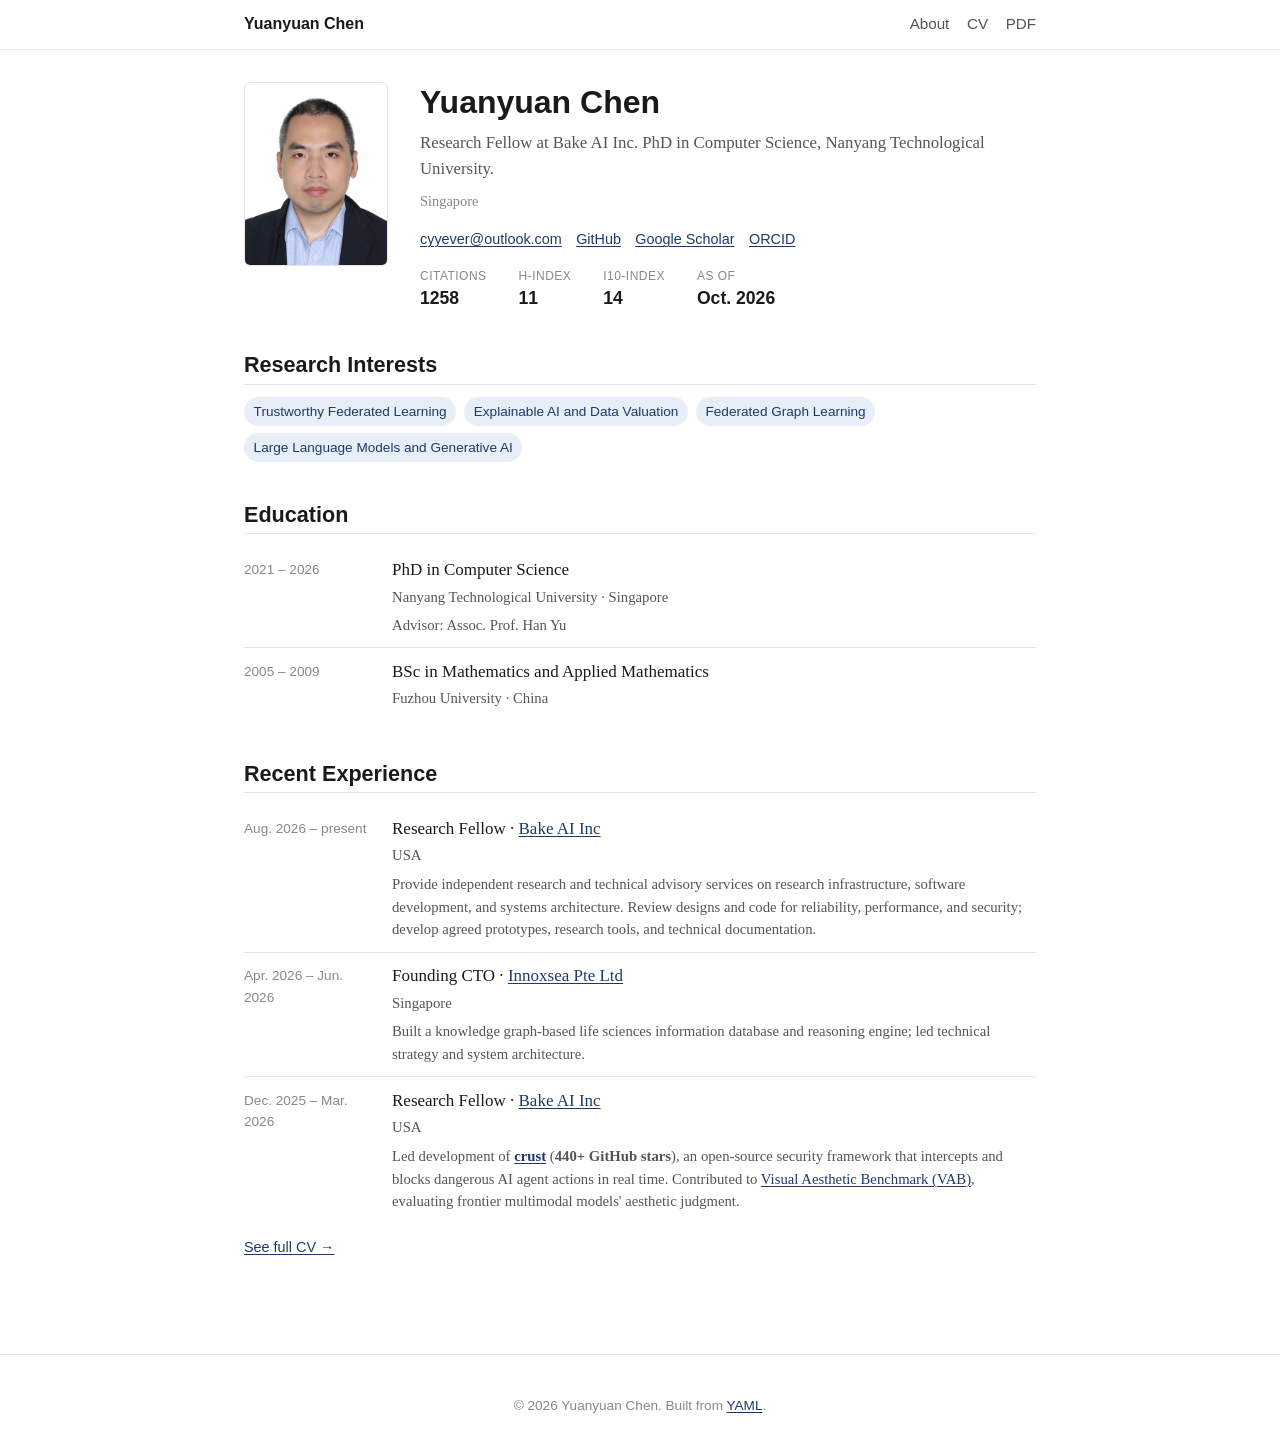
<file: docs/index.html>
<!doctype html>
<html lang="en">
<head>
<meta charset="utf-8">
<meta name="viewport" content="width=device-width, initial-scale=1">
<title>Yuanyuan Chen</title>
<link rel="icon" type="image/svg+xml" href="assets/favicon.svg">
<link rel="icon" type="image/png" sizes="32x32" href="assets/favicon-32.png">
<link rel="apple-touch-icon" sizes="180x180" href="assets/apple-touch-icon.png">
<meta name="theme-color" content="#1f3a68">
<link rel="stylesheet" href="assets/style.css">
</head>
<body>

<header class="site-header">
  <div class="site-header__inner">
    <a class="site-header__brand" href="./index.html">Yuanyuan Chen</a>
    <nav class="site-nav">
      <a href="./index.html">About</a>
      <a href="./cv.html">CV</a>
      <a href="./resume.pdf">PDF</a>
    </nav>
  </div>
</header>

<main class="site-main">
<section class="hero">
  <div class="hero__portrait">
    <img src="image/IMG_9954_400x514px.jpg" alt="Portrait of Yuanyuan Chen">
  </div>
  <div class="hero__intro">
    <h1>Yuanyuan Chen</h1>
    <p class="hero__tagline">Research Fellow at Bake AI Inc. PhD in Computer Science, Nanyang Technological University.</p>
    <p class="hero__address">Singapore</p>

    <ul class="hero__links">
      <li><a href="mailto:cyyever@outlook.com">cyyever@outlook.com</a></li>
      <li><a href="https://github.com/cyyever">GitHub</a></li>
      <li><a href="https://scholar.google.com/citations?user=jlWhJAsAAAAJ">Google Scholar</a></li>
      <li><a href="https://orcid.org/0000-0002-5585-9897">ORCID</a></li>
    </ul>

    <dl class="hero__metrics">
      <div><dt>Citations</dt><dd>1258</dd></div>
      <div><dt>h-index</dt><dd>11</dd></div>
      <div><dt>i10-index</dt><dd>14</dd></div>
      <div><dt>As of</dt><dd>Oct. 2026</dd></div>
    </dl>
  </div>
</section>

<section class="panel">
  <h2>Research Interests</h2>
  <ul class="tag-list">
    <li>Trustworthy Federated Learning</li>
    <li>Explainable AI and Data Valuation</li>
    <li>Federated Graph Learning</li>
    <li>Large Language Models and Generative AI</li>
  </ul>
</section>

<section class="panel">
  <h2>Education</h2>
  <ul class="entry-list">
    <li class="entry">
      <div class="entry__date">2021 – 2026</div>
      <div class="entry__body">
        <div class="entry__title">PhD in Computer Science</div>
        <div class="entry__meta">Nanyang Technological University &middot; Singapore</div>
<div class="entry__note">Advisor: Assoc. Prof. Han Yu</div>      </div>
    </li>
    <li class="entry">
      <div class="entry__date">2005 – 2009</div>
      <div class="entry__body">
        <div class="entry__title">BSc in Mathematics and Applied Mathematics</div>
        <div class="entry__meta">Fuzhou University &middot; China</div>
      </div>
    </li>
  </ul>
</section>

<section class="panel">
  <h2>Recent Experience</h2>
  <ul class="entry-list">
    <li class="entry">
      <div class="entry__date">Aug. 2026 – present</div>
      <div class="entry__body">
        <div class="entry__title">
          Research Fellow &middot;
<a href="https://bakeai.inc">Bake AI Inc</a>        </div>
<div class="entry__meta">USA</div><p class="entry__desc">Provide independent research and technical advisory services on research infrastructure, software development, and systems architecture. Review designs and code for reliability, performance, and security; develop agreed prototypes, research tools, and technical documentation.</p>      </div>
    </li>
    <li class="entry">
      <div class="entry__date">Apr. 2026 – Jun. 2026</div>
      <div class="entry__body">
        <div class="entry__title">
          Founding CTO &middot;
<a href="https://www.innoxsea.com">Innoxsea Pte Ltd</a>        </div>
<div class="entry__meta">Singapore</div><p class="entry__desc">Built a knowledge graph-based life sciences information database and reasoning engine; led technical strategy and system architecture.</p>      </div>
    </li>
    <li class="entry">
      <div class="entry__date">Dec. 2025 – Mar. 2026</div>
      <div class="entry__body">
        <div class="entry__title">
          Research Fellow &middot;
<a href="https://bakeai.inc">Bake AI Inc</a>        </div>
<div class="entry__meta">USA</div><p class="entry__desc">Led development of <a href="https://github.com/BakeLens/crust"><strong>crust</strong></a> (<strong>440+ GitHub stars</strong>), an open-source security framework that intercepts and blocks dangerous AI agent actions in real time. Contributed to <a href="https://vab.bakelab.ai">Visual Aesthetic Benchmark (VAB)</a>, evaluating frontier multimodal models' aesthetic judgment.</p>      </div>
    </li>
  </ul>
  <p class="panel__more"><a href="./cv.html#experience">See full CV &rarr;</a></p>
</section>
</main>

<footer class="site-footer">
  <p>&copy; 2026 Yuanyuan Chen. Built from <a href="https://github.com/cyyever">YAML</a>.</p>
</footer>
</body>
</html>
</file>
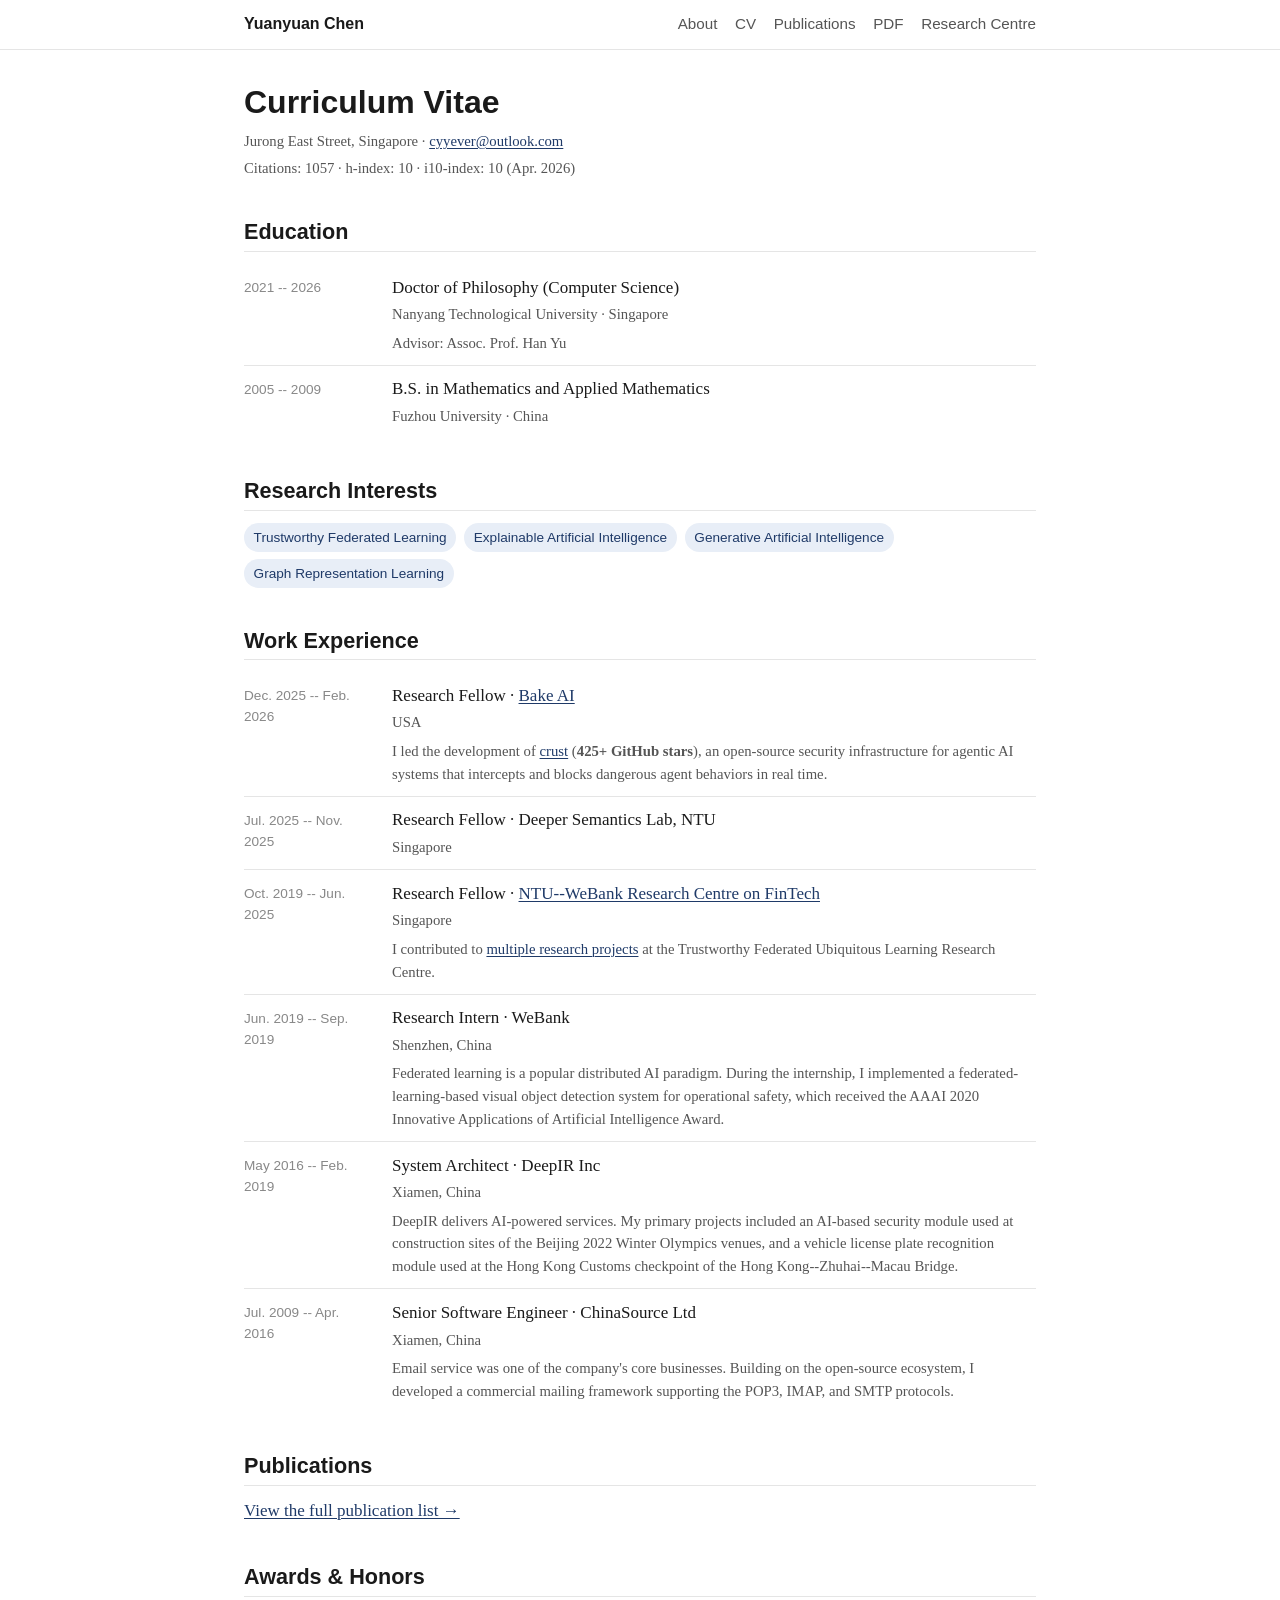
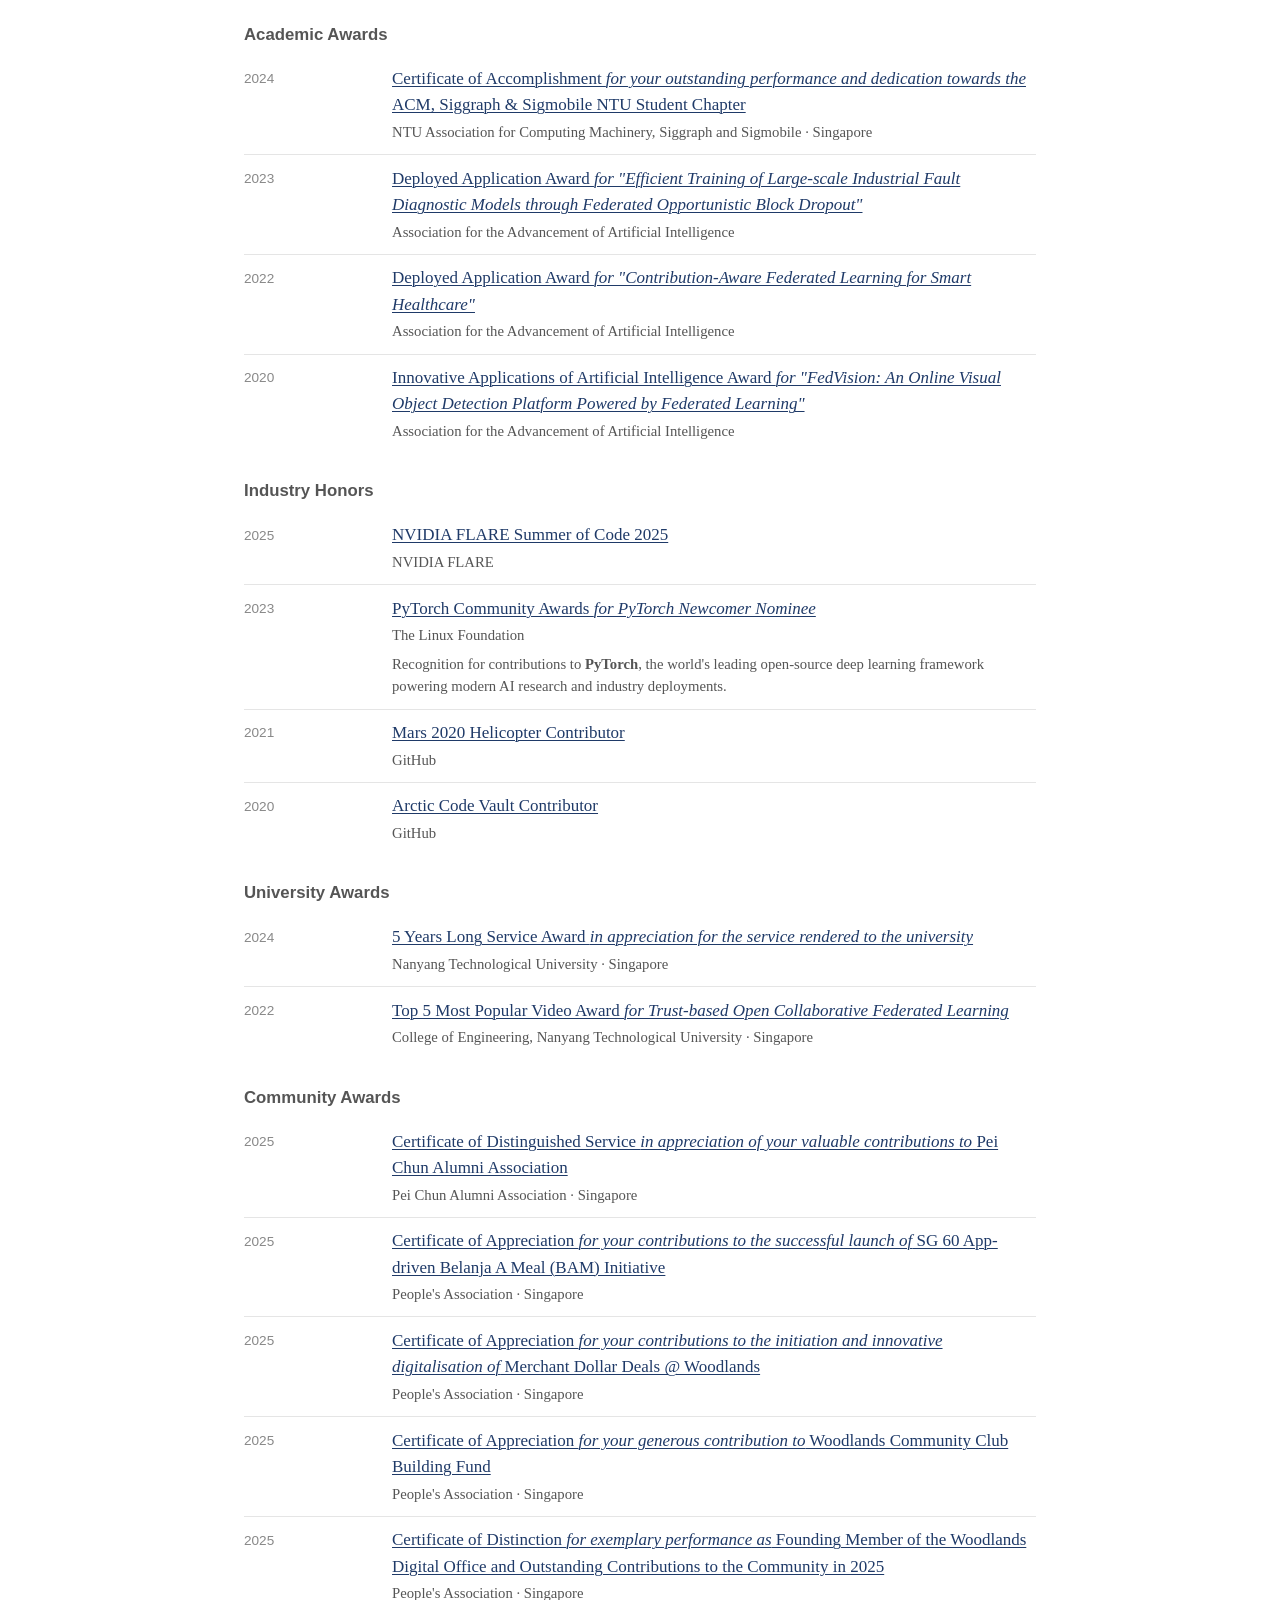
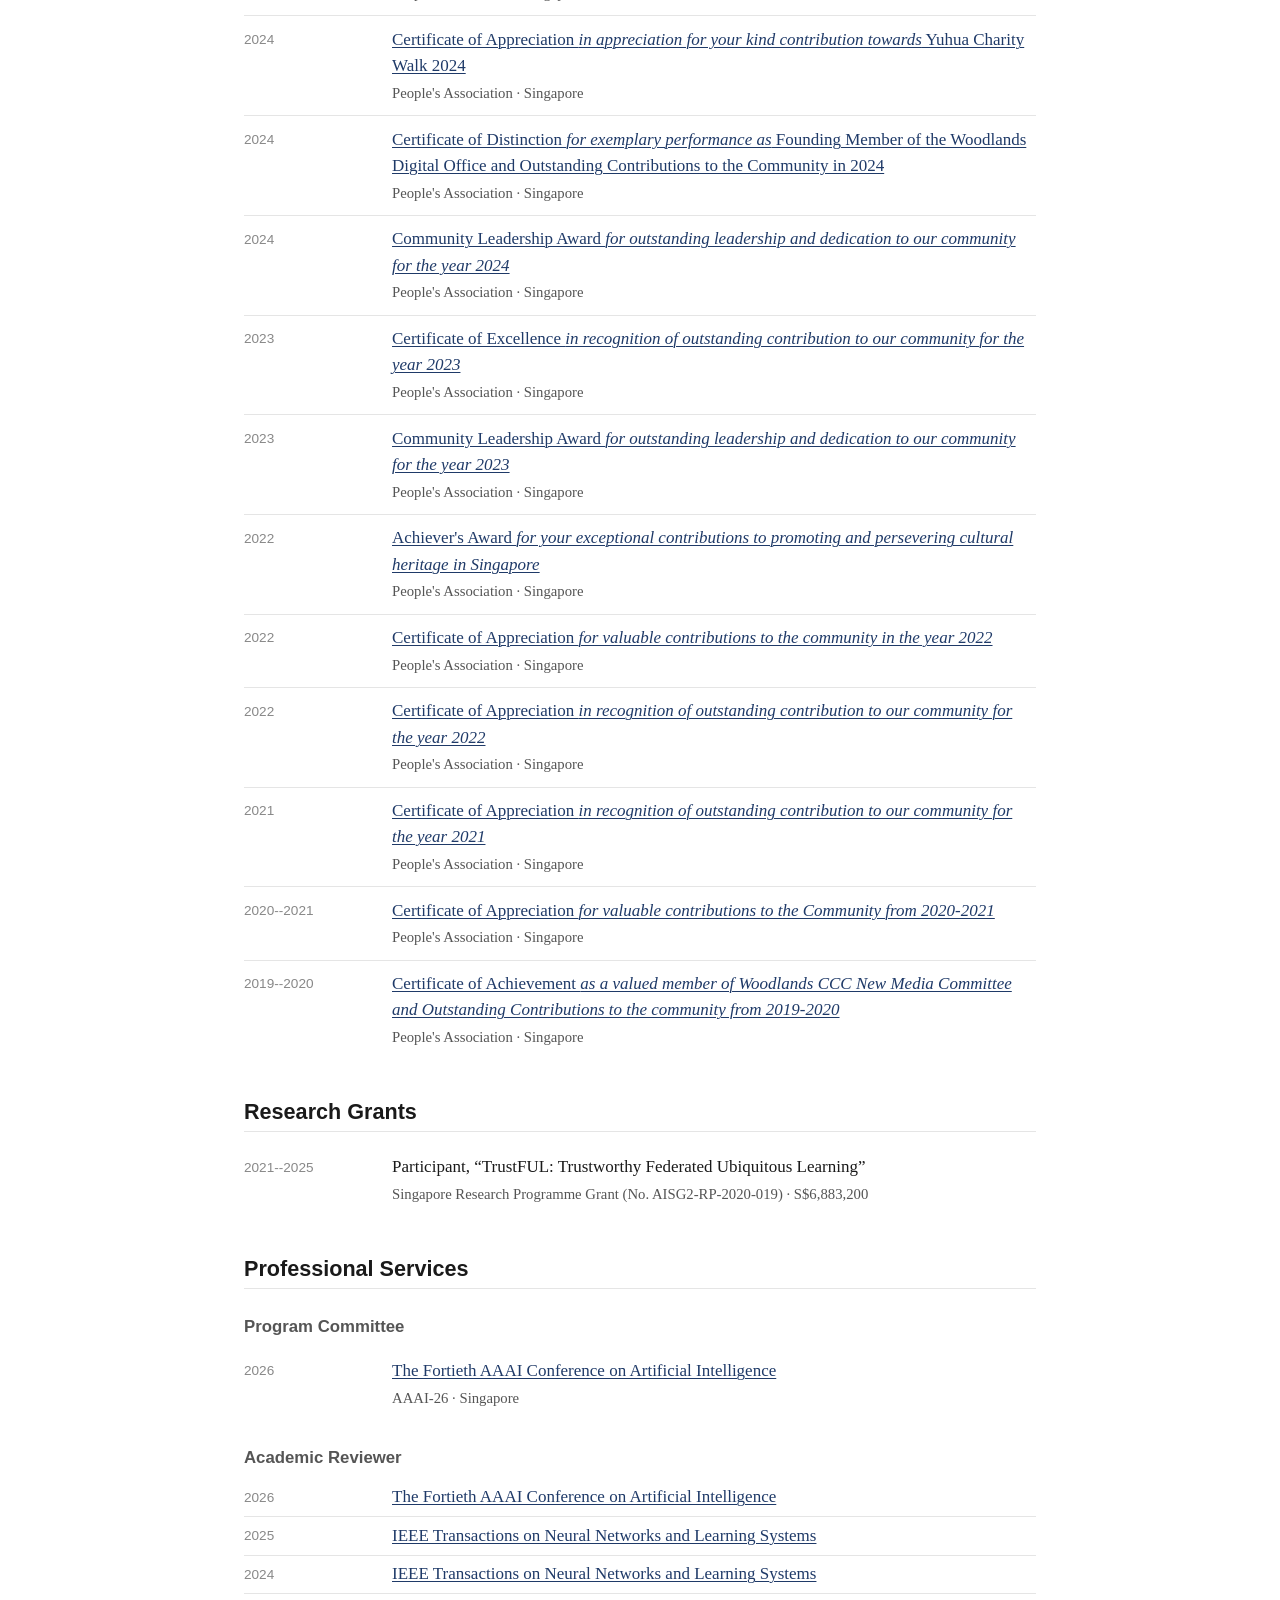
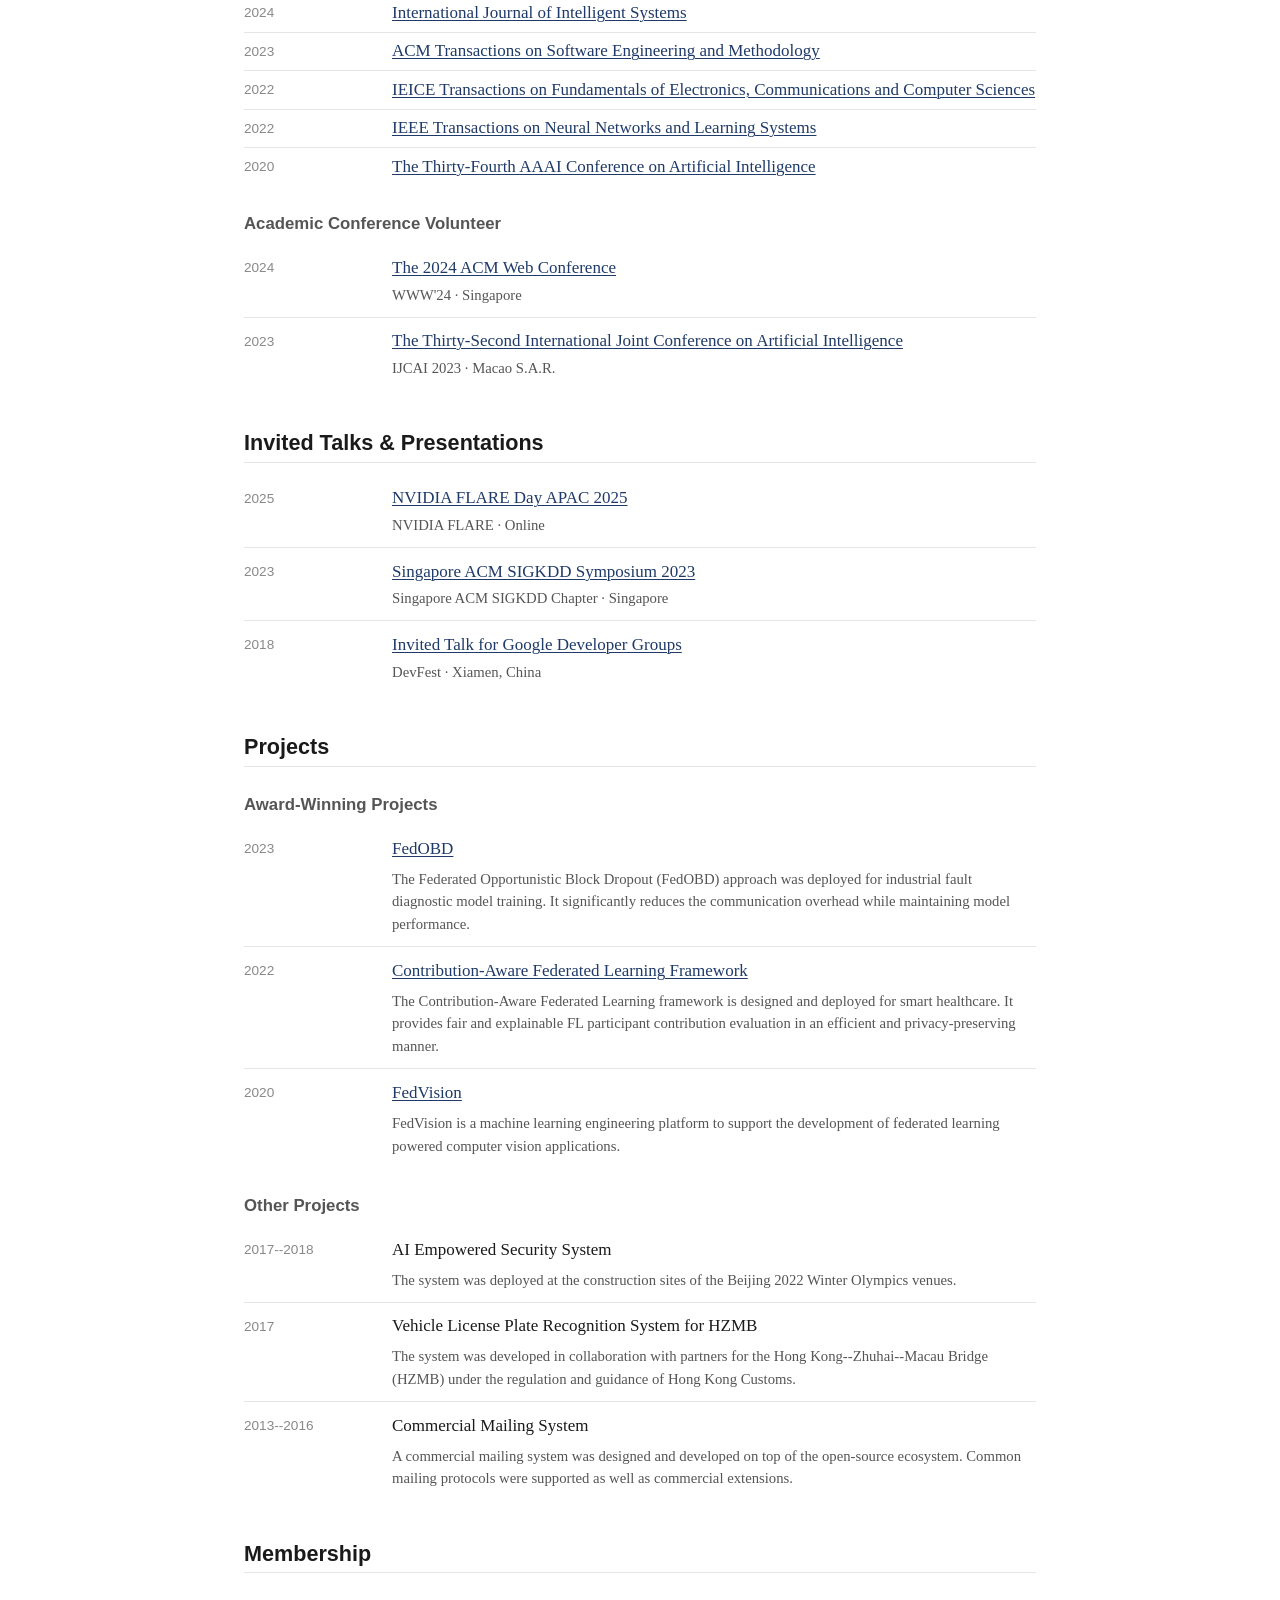
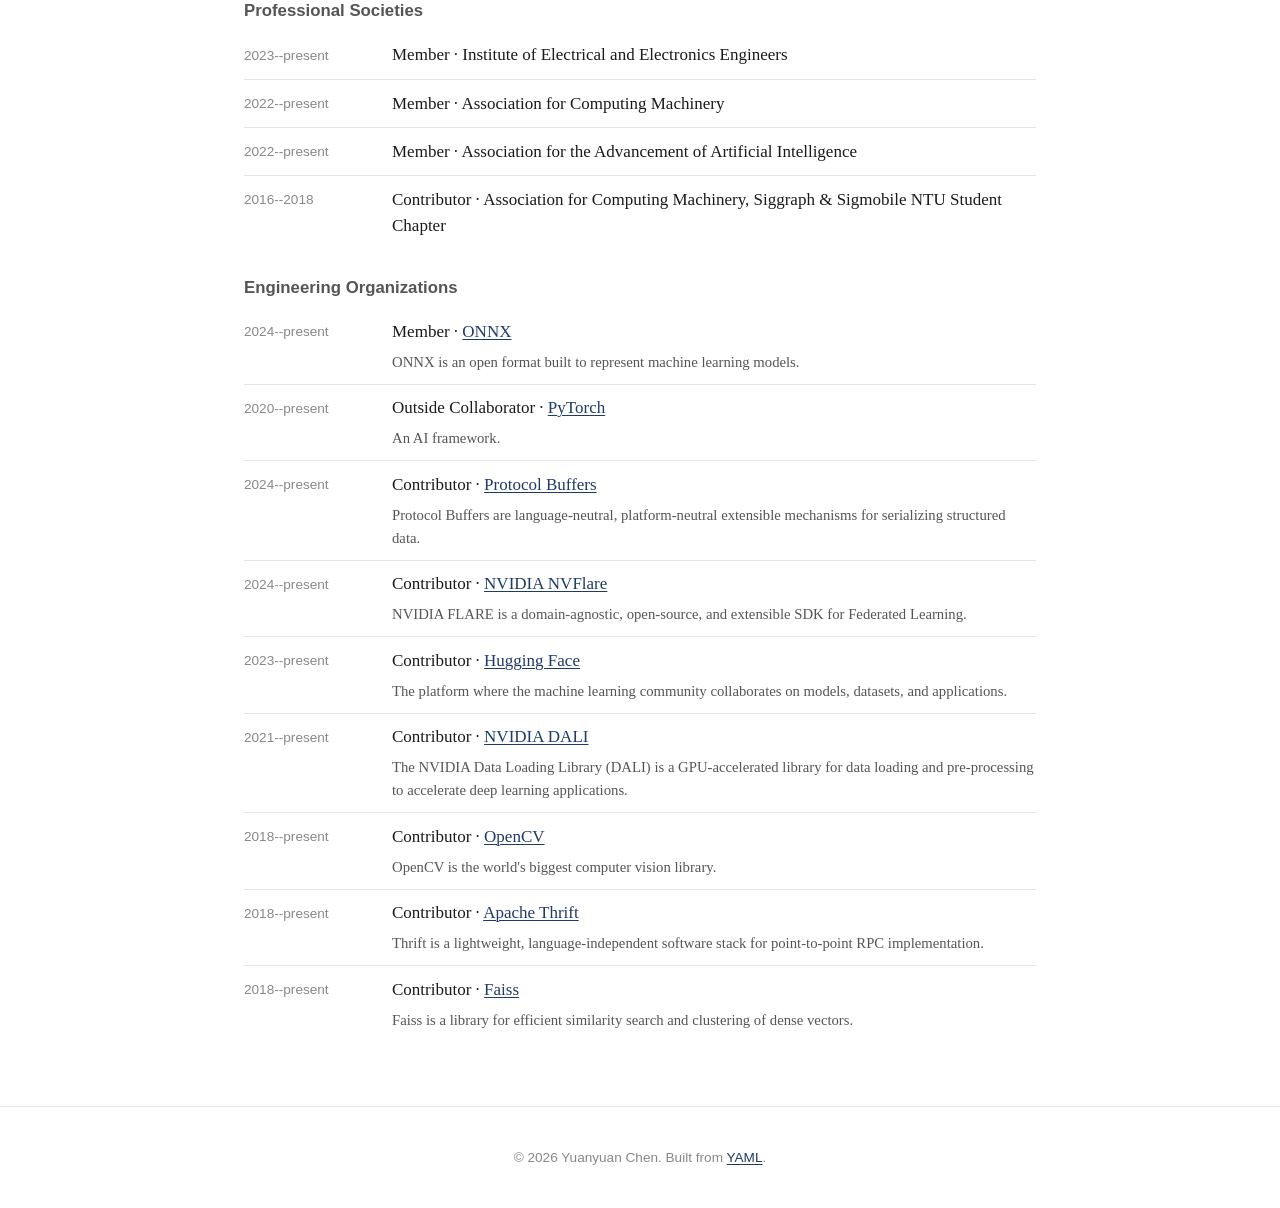
<file: cv.html>
<!doctype html>
<html lang="en">
<head>
<meta charset="utf-8">
<meta name="viewport" content="width=device-width, initial-scale=1">
<title>CV &middot; Yuanyuan Chen</title>
<link rel="stylesheet" href="assets/style.css">
</head>
<body>

<header class="site-header">
  <div class="site-header__inner">
    <a class="site-header__brand" href="./index.html">Yuanyuan Chen</a>
    <nav class="site-nav">
      <a href="./index.html">About</a>
      <a href="./cv.html">CV</a>
      <a href="./publications.html">Publications</a>
      <a href="./resume.pdf">PDF</a>
      <a href="https://trustful.federated-learning.org" rel="external">Research Centre</a>
    </nav>
  </div>
</header>

<main class="site-main">
<article class="cv">
  <header class="cv__header">
    <h1>Curriculum Vitae</h1>
    <p class="cv__meta">Jurong East Street, Singapore &middot; <a href="mailto:cyyever@outlook.com">cyyever@outlook.com</a></p>
    <p class="cv__meta">Citations: 1057 &middot; h-index: 10 &middot; i10-index: 10 (Apr. 2026)</p>
  </header>

  <section id="education" class="cv__section">
    <h2>Education</h2>
    <ul class="entry-list">
      <li class="entry">
        <div class="entry__date">2021 -- 2026</div>
        <div class="entry__body">
          <div class="entry__title">Doctor of Philosophy (Computer Science)</div>
          <div class="entry__meta">Nanyang Technological University &middot; Singapore</div>
<div class="entry__note">Advisor: Assoc. Prof. Han Yu</div>        </div>
      </li>
      <li class="entry">
        <div class="entry__date">2005 -- 2009</div>
        <div class="entry__body">
          <div class="entry__title">B.S. in Mathematics and Applied Mathematics</div>
          <div class="entry__meta">Fuzhou University &middot; China</div>
        </div>
      </li>
    </ul>
  </section>

  <section id="research-interests" class="cv__section">
    <h2>Research Interests</h2>
    <ul class="tag-list">
<li>Trustworthy Federated Learning</li><li>Explainable Artificial Intelligence</li><li>Generative Artificial Intelligence</li><li>Graph Representation Learning</li>    </ul>
  </section>

  <section id="experience" class="cv__section">
    <h2>Work Experience</h2>
    <ul class="entry-list">
      <li class="entry">
        <div class="entry__date">Dec. 2025 -- Feb. 2026</div>
        <div class="entry__body">
          <div class="entry__title">
            Research Fellow &middot;
<a href="https://bakeai.inc">Bake AI</a>          </div>
<div class="entry__meta">USA</div><p class="entry__desc">I led the development of <a href="https://github.com/BakeLens/crust">crust</a> (<strong>425+ GitHub stars</strong>), an open-source security infrastructure for agentic AI systems that intercepts and blocks dangerous agent behaviors in real time.</p>        </div>
      </li>
      <li class="entry">
        <div class="entry__date">Jul. 2025 -- Nov. 2025</div>
        <div class="entry__body">
          <div class="entry__title">
            Research Fellow &middot;
Deeper Semantics Lab, NTU          </div>
<div class="entry__meta">Singapore</div>        </div>
      </li>
      <li class="entry">
        <div class="entry__date">Oct. 2019 -- Jun. 2025</div>
        <div class="entry__body">
          <div class="entry__title">
            Research Fellow &middot;
<a href="https://www.ntu.edu.sg/ntu-webank-jrc">NTU--WeBank Research Centre on FinTech</a>          </div>
<div class="entry__meta">Singapore</div><p class="entry__desc">I contributed to <a href="https://trustful.federated-learning.org/projects.html">multiple research projects</a> at the Trustworthy Federated Ubiquitous Learning Research Centre.</p>        </div>
      </li>
      <li class="entry">
        <div class="entry__date">Jun. 2019 -- Sep. 2019</div>
        <div class="entry__body">
          <div class="entry__title">
            Research Intern &middot;
WeBank          </div>
<div class="entry__meta">Shenzhen, China</div><p class="entry__desc">Federated learning is a popular distributed AI paradigm. During the internship, I implemented a federated-learning-based visual object detection system for operational safety, which received the AAAI 2020 Innovative Applications of Artificial Intelligence Award.</p>        </div>
      </li>
      <li class="entry">
        <div class="entry__date">May 2016 -- Feb. 2019</div>
        <div class="entry__body">
          <div class="entry__title">
            System Architect &middot;
DeepIR Inc          </div>
<div class="entry__meta">Xiamen, China</div><p class="entry__desc">DeepIR delivers AI-powered services. My primary projects included an AI-based security module used at construction sites of the Beijing 2022 Winter Olympics venues, and a vehicle license plate recognition module used at the Hong Kong Customs checkpoint of the Hong Kong--Zhuhai--Macau Bridge.</p>        </div>
      </li>
      <li class="entry">
        <div class="entry__date">Jul. 2009 -- Apr. 2016</div>
        <div class="entry__body">
          <div class="entry__title">
            Senior Software Engineer &middot;
ChinaSource Ltd          </div>
<div class="entry__meta">Xiamen, China</div><p class="entry__desc">Email service was one of the company's core businesses. Building on the open-source ecosystem, I developed a commercial mailing framework supporting the POP3, IMAP, and SMTP protocols.</p>        </div>
      </li>
    </ul>
  </section>

  <section id="publications" class="cv__section">
    <h2>Publications</h2>
    <p><a href="./publications.html">View the full publication list &rarr;</a></p>
  </section>


  <section id="awards" class="cv__section">
    <h2>Awards &amp; Honors</h2>
    <h3>Academic Awards</h3>
      <ul class="entry-list">
    <li class="entry">
      <div class="entry__date">2024</div>
      <div class="entry__body">
        <div class="entry__title">
<a href="https://github.com/cyyever/cyyever.github.io/blob/main/static/files/certificate_7.pdf">Certificate of Accomplishment <em>for your outstanding performance and dedication towards the</em> ACM, Siggraph &amp; Sigmobile NTU Student Chapter</a>        </div>
<div class="entry__meta">NTU Association for Computing Machinery, Siggraph and Sigmobile &middot; Singapore</div>      </div>
    </li>
    <li class="entry">
      <div class="entry__date">2023</div>
      <div class="entry__body">
        <div class="entry__title">
<a href="https://personal.ntu.edu.sg/han.yu/IAAI-23_Award.jpg">Deployed Application Award <em>for "Efficient Training of Large-scale Industrial Fault Diagnostic Models through Federated Opportunistic Block Dropout"</em></a>        </div>
<div class="entry__meta">Association for the Advancement of Artificial Intelligence</div>      </div>
    </li>
    <li class="entry">
      <div class="entry__date">2022</div>
      <div class="entry__body">
        <div class="entry__title">
<a href="https://github.com/cyyever/cyyever.github.io/blob/main/static/files/IAAI-22_Award_60.png">Deployed Application Award <em>for "Contribution-Aware Federated Learning for Smart Healthcare"</em></a>        </div>
<div class="entry__meta">Association for the Advancement of Artificial Intelligence</div>      </div>
    </li>
    <li class="entry">
      <div class="entry__date">2020</div>
      <div class="entry__body">
        <div class="entry__title">
<a href="https://personal.ntu.edu.sg/han.yu/IAAI-FedVision.jpg">Innovative Applications of Artificial Intelligence Award <em>for "FedVision: An Online Visual Object Detection Platform Powered by Federated Learning"</em></a>        </div>
<div class="entry__meta">Association for the Advancement of Artificial Intelligence</div>      </div>
    </li>
  </ul>

    <h3>Industry Honors</h3>
      <ul class="entry-list">
    <li class="entry">
      <div class="entry__date">2025</div>
      <div class="entry__body">
        <div class="entry__title">
<a href="https://developer.nvidia.com/flare-summer-of-code-2025">NVIDIA FLARE Summer of Code 2025</a>        </div>
<div class="entry__meta">NVIDIA FLARE</div>      </div>
    </li>
    <li class="entry">
      <div class="entry__date">2023</div>
      <div class="entry__body">
        <div class="entry__title">
<a href="https://github.com/cyyever/cyyever.github.io/blob/main/static/files/PyTorchCommunityAwardsPyTorchNewcomerNominee_Badge20231030-29-skilnr.pdf">PyTorch Community Awards <em>for PyTorch Newcomer Nominee</em></a>        </div>
<div class="entry__meta">The Linux Foundation</div><p class="entry__desc">Recognition for contributions to <strong>PyTorch</strong>, the world's leading open-source deep learning framework powering modern AI research and industry deployments.</p>      </div>
    </li>
    <li class="entry">
      <div class="entry__date">2021</div>
      <div class="entry__body">
        <div class="entry__title">
<a href="https://github.com/users/cyyever/achievements/mars-2020-contributor">Mars 2020 Helicopter Contributor</a>        </div>
<div class="entry__meta">GitHub</div>      </div>
    </li>
    <li class="entry">
      <div class="entry__date">2020</div>
      <div class="entry__body">
        <div class="entry__title">
<a href="https://github.com/users/cyyever/achievements/arctic-code-vault-contributor">Arctic Code Vault Contributor</a>        </div>
<div class="entry__meta">GitHub</div>      </div>
    </li>
  </ul>

    <h3>University Awards</h3>
      <ul class="entry-list">
    <li class="entry">
      <div class="entry__date">2024</div>
      <div class="entry__body">
        <div class="entry__title">
<a href="https://github.com/cyyever/cyyever.github.io/blob/main/static/files/certificate_19.pdf">5 Years Long Service Award <em>in appreciation for the service rendered to the university</em></a>        </div>
<div class="entry__meta">Nanyang Technological University &middot; Singapore</div>      </div>
    </li>
    <li class="entry">
      <div class="entry__date">2022</div>
      <div class="entry__body">
        <div class="entry__title">
<a href="https://github.com/cyyever/cyyever.github.io/blob/main/static/files/certificate_18.pdf">Top 5 Most Popular Video Award <em>for Trust-based Open Collaborative Federated Learning</em></a>        </div>
<div class="entry__meta">College of Engineering, Nanyang Technological University &middot; Singapore</div>      </div>
    </li>
  </ul>

    <h3>Community Awards</h3>
      <ul class="entry-list">
    <li class="entry">
      <div class="entry__date">2025</div>
      <div class="entry__body">
        <div class="entry__title">
<a href="https://github.com/cyyever/cyyever.github.io/blob/main/static/files/certificate_4.pdf">Certificate of Distinguished Service <em>in appreciation of your valuable contributions to</em> Pei Chun Alumni Association</a>        </div>
<div class="entry__meta">Pei Chun Alumni Association &middot; Singapore</div>      </div>
    </li>
    <li class="entry">
      <div class="entry__date">2025</div>
      <div class="entry__body">
        <div class="entry__title">
<a href="https://github.com/cyyever/cyyever.github.io/blob/main/static/files/certificate_1.pdf">Certificate of Appreciation <em>for your contributions to the successful launch of</em> SG 60 App-driven Belanja A Meal (BAM) Initiative</a>        </div>
<div class="entry__meta">People&#39;s Association &middot; Singapore</div>      </div>
    </li>
    <li class="entry">
      <div class="entry__date">2025</div>
      <div class="entry__body">
        <div class="entry__title">
<a href="https://github.com/cyyever/cyyever.github.io/blob/main/static/files/certificate_2.pdf">Certificate of Appreciation <em>for your contributions to the initiation and innovative digitalisation of</em> Merchant Dollar Deals @ Woodlands</a>        </div>
<div class="entry__meta">People&#39;s Association &middot; Singapore</div>      </div>
    </li>
    <li class="entry">
      <div class="entry__date">2025</div>
      <div class="entry__body">
        <div class="entry__title">
<a href="https://github.com/cyyever/cyyever.github.io/blob/main/static/files/certificate_5.pdf">Certificate of Appreciation <em>for your generous contribution to</em> Woodlands Community Club Building Fund</a>        </div>
<div class="entry__meta">People&#39;s Association &middot; Singapore</div>      </div>
    </li>
    <li class="entry">
      <div class="entry__date">2025</div>
      <div class="entry__body">
        <div class="entry__title">
<a href="https://github.com/cyyever/cyyever.github.io/blob/main/static/files/certificate_3.pdf">Certificate of Distinction <em>for exemplary performance as</em> Founding Member of the Woodlands Digital Office and Outstanding Contributions to the Community in 2025</a>        </div>
<div class="entry__meta">People&#39;s Association &middot; Singapore</div>      </div>
    </li>
    <li class="entry">
      <div class="entry__date">2024</div>
      <div class="entry__body">
        <div class="entry__title">
<a href="https://github.com/cyyever/cyyever.github.io/blob/main/static/files/certificate_6.pdf">Certificate of Appreciation <em>in appreciation for your kind contribution towards</em> Yuhua Charity Walk 2024</a>        </div>
<div class="entry__meta">People&#39;s Association &middot; Singapore</div>      </div>
    </li>
    <li class="entry">
      <div class="entry__date">2024</div>
      <div class="entry__body">
        <div class="entry__title">
<a href="https://github.com/cyyever/cyyever.github.io/blob/main/static/files/certificate_8.pdf">Certificate of Distinction <em>for exemplary performance as</em> Founding Member of the Woodlands Digital Office and Outstanding Contributions to the Community in 2024</a>        </div>
<div class="entry__meta">People&#39;s Association &middot; Singapore</div>      </div>
    </li>
    <li class="entry">
      <div class="entry__date">2024</div>
      <div class="entry__body">
        <div class="entry__title">
<a href="https://github.com/cyyever/cyyever.github.io/blob/main/static/files/certificate_9.pdf">Community Leadership Award <em>for outstanding leadership and dedication to our community for the year 2024</em></a>        </div>
<div class="entry__meta">People&#39;s Association &middot; Singapore</div>      </div>
    </li>
    <li class="entry">
      <div class="entry__date">2023</div>
      <div class="entry__body">
        <div class="entry__title">
<a href="https://github.com/cyyever/cyyever.github.io/blob/main/static/files/certificate_10.pdf">Certificate of Excellence <em>in recognition of outstanding contribution to our community for the year 2023</em></a>        </div>
<div class="entry__meta">People&#39;s Association &middot; Singapore</div>      </div>
    </li>
    <li class="entry">
      <div class="entry__date">2023</div>
      <div class="entry__body">
        <div class="entry__title">
<a href="https://github.com/cyyever/cyyever.github.io/blob/main/static/files/certificate_11.pdf">Community Leadership Award <em>for outstanding leadership and dedication to our community for the year 2023</em></a>        </div>
<div class="entry__meta">People&#39;s Association &middot; Singapore</div>      </div>
    </li>
    <li class="entry">
      <div class="entry__date">2022</div>
      <div class="entry__body">
        <div class="entry__title">
<a href="https://github.com/cyyever/cyyever.github.io/blob/main/static/files/certificate_17.pdf">Achiever's Award <em>for your exceptional contributions to promoting and persevering cultural heritage in Singapore</em></a>        </div>
<div class="entry__meta">People&#39;s Association &middot; Singapore</div>      </div>
    </li>
    <li class="entry">
      <div class="entry__date">2022</div>
      <div class="entry__body">
        <div class="entry__title">
<a href="https://github.com/cyyever/cyyever.github.io/blob/main/static/files/certificate_14.pdf">Certificate of Appreciation <em>for valuable contributions to the community in the year 2022</em></a>        </div>
<div class="entry__meta">People&#39;s Association &middot; Singapore</div>      </div>
    </li>
    <li class="entry">
      <div class="entry__date">2022</div>
      <div class="entry__body">
        <div class="entry__title">
<a href="https://github.com/cyyever/cyyever.github.io/blob/main/static/files/certificate_13.pdf">Certificate of Appreciation <em>in recognition of outstanding contribution to our community for the year 2022</em></a>        </div>
<div class="entry__meta">People&#39;s Association &middot; Singapore</div>      </div>
    </li>
    <li class="entry">
      <div class="entry__date">2021</div>
      <div class="entry__body">
        <div class="entry__title">
<a href="https://github.com/cyyever/cyyever.github.io/blob/main/static/files/certificate_15.pdf">Certificate of Appreciation <em>in recognition of outstanding contribution to our community for the year 2021</em></a>        </div>
<div class="entry__meta">People&#39;s Association &middot; Singapore</div>      </div>
    </li>
    <li class="entry">
      <div class="entry__date">2020--2021</div>
      <div class="entry__body">
        <div class="entry__title">
<a href="https://github.com/cyyever/cyyever.github.io/blob/main/static/files/certificate_16.pdf">Certificate of Appreciation <em>for valuable contributions to the Community from 2020-2021</em></a>        </div>
<div class="entry__meta">People&#39;s Association &middot; Singapore</div>      </div>
    </li>
    <li class="entry">
      <div class="entry__date">2019--2020</div>
      <div class="entry__body">
        <div class="entry__title">
<a href="https://github.com/cyyever/cyyever.github.io/blob/main/static/files/certificate_12.pdf">Certificate of Achievement <em>as a valued member of Woodlands CCC New Media Committee and Outstanding Contributions to the community from 2019-2020</em></a>        </div>
<div class="entry__meta">People&#39;s Association &middot; Singapore</div>      </div>
    </li>
  </ul>

  </section>

  <section id="grants" class="cv__section">
    <h2>Research Grants</h2>
    <ul class="entry-list">
      <li class="entry">
        <div class="entry__date">2021--2025</div>
        <div class="entry__body">
          <div class="entry__title">Participant, &ldquo;TrustFUL: Trustworthy Federated Ubiquitous Learning&rdquo;</div>
          <div class="entry__meta">Singapore Research Programme Grant (No. AISG2-RP-2020-019) &middot; S$6,883,200</div>
        </div>
      </li>
    </ul>
  </section>

  <section id="services" class="cv__section">
    <h2>Professional Services</h2>
    <h3>Program Committee</h3>
    <ul class="entry-list">
      <li class="entry">
        <div class="entry__date">2026</div>
        <div class="entry__body">
          <div class="entry__title"><a href="https://aaai.org/conference/aaai/aaai-26/">The Fortieth AAAI Conference on Artificial Intelligence</a></div>
<div class="entry__meta">AAAI-26 &middot; Singapore</div>        </div>
      </li>
    </ul>

    <h3>Academic Reviewer</h3>
    <ul class="entry-list entry-list--compact">
      <li class="entry">
        <div class="entry__date">2026</div>
        <div class="entry__body"><a href="https://aaai.org/conference/aaai/aaai-26/">The Fortieth AAAI Conference on Artificial Intelligence</a></div>
      </li>
      <li class="entry">
        <div class="entry__date">2025</div>
        <div class="entry__body"><a href="https://ieeexplore.ieee.org/xpl/RecentIssue.jsp?punumber=5962385">IEEE Transactions on Neural Networks and Learning Systems</a></div>
      </li>
      <li class="entry">
        <div class="entry__date">2024</div>
        <div class="entry__body"><a href="https://ieeexplore.ieee.org/xpl/RecentIssue.jsp?punumber=5962385">IEEE Transactions on Neural Networks and Learning Systems</a></div>
      </li>
      <li class="entry">
        <div class="entry__date">2024</div>
        <div class="entry__body"><a href="https://onlinelibrary.wiley.com/journal/ijis">International Journal of Intelligent Systems</a></div>
      </li>
      <li class="entry">
        <div class="entry__date">2023</div>
        <div class="entry__body"><a href="https://dl.acm.org/journal/tosem">ACM Transactions on Software Engineering and Methodology</a></div>
      </li>
      <li class="entry">
        <div class="entry__date">2022</div>
        <div class="entry__body"><a href="https://search.ieice.org/bin/index.php?category=A&amp;lang=E&amp;curr=1">IEICE Transactions on Fundamentals of Electronics, Communications and Computer Sciences</a></div>
      </li>
      <li class="entry">
        <div class="entry__date">2022</div>
        <div class="entry__body"><a href="https://ieeexplore.ieee.org/xpl/RecentIssue.jsp?punumber=5962385">IEEE Transactions on Neural Networks and Learning Systems</a></div>
      </li>
      <li class="entry">
        <div class="entry__date">2020</div>
        <div class="entry__body"><a href="https://aaai.org/conference/aaai/aaai-20/">The Thirty-Fourth AAAI Conference on Artificial Intelligence</a></div>
      </li>
    </ul>

    <h3>Academic Conference Volunteer</h3>
    <ul class="entry-list">
      <li class="entry">
        <div class="entry__date">2024</div>
        <div class="entry__body">
          <div class="entry__title"><a href="https://www2024.thewebconf.org">The 2024 ACM Web Conference</a></div>
<div class="entry__meta">WWW&#39;24 &middot; Singapore</div>        </div>
      </li>
      <li class="entry">
        <div class="entry__date">2023</div>
        <div class="entry__body">
          <div class="entry__title"><a href="https://ijcai-23.org">The Thirty-Second International Joint Conference on Artificial Intelligence</a></div>
<div class="entry__meta">IJCAI 2023 &middot; Macao S.A.R.</div>        </div>
      </li>
    </ul>
  </section>

  <section id="talks" class="cv__section">
    <h2>Invited Talks &amp; Presentations</h2>
    <ul class="entry-list">
      <li class="entry">
        <div class="entry__date">2025</div>
        <div class="entry__body">
          <div class="entry__title"><a href="https://developer.nvidia.com/flare-day-2025">NVIDIA FLARE Day APAC 2025</a></div>
<div class="entry__meta">NVIDIA FLARE &middot; Online</div>        </div>
      </li>
      <li class="entry">
        <div class="entry__date">2023</div>
        <div class="entry__body">
          <div class="entry__title"><a href="https://kdd.sg/singapore-acm-sigkdd-symposium-2023/">Singapore ACM SIGKDD Symposium 2023</a></div>
<div class="entry__meta">Singapore ACM SIGKDD Chapter &middot; Singapore</div>        </div>
      </li>
      <li class="entry">
        <div class="entry__date">2018</div>
        <div class="entry__body">
          <div class="entry__title"><a href="https://news.xmu.edu.cn/info/1008/5197.htm">Invited Talk for Google Developer Groups</a></div>
<div class="entry__meta">DevFest &middot; Xiamen, China</div>        </div>
      </li>
    </ul>
  </section>

  <section id="projects" class="cv__section">
    <h2>Projects</h2>
    <h3>Award-Winning Projects</h3>
    <ul class="entry-list">
      <li class="entry">
        <div class="entry__date">2023</div>
        <div class="entry__body">
          <div class="entry__title"><a href="https://trustful.federated-learning.org/projects.html">FedOBD</a></div>
<p class="entry__desc">The Federated Opportunistic Block Dropout (FedOBD) approach was deployed for industrial fault diagnostic model training. It significantly reduces the communication overhead while maintaining model performance.</p>        </div>
      </li>
      <li class="entry">
        <div class="entry__date">2022</div>
        <div class="entry__body">
          <div class="entry__title"><a href="https://trustful.federated-learning.org/projects.html">Contribution-Aware Federated Learning Framework</a></div>
<p class="entry__desc">The Contribution-Aware Federated Learning framework is designed and deployed for smart healthcare. It provides fair and explainable FL participant contribution evaluation in an efficient and privacy-preserving manner.</p>        </div>
      </li>
      <li class="entry">
        <div class="entry__date">2020</div>
        <div class="entry__body">
          <div class="entry__title"><a href="https://trustful.federated-learning.org/projects.html">FedVision</a></div>
<p class="entry__desc">FedVision is a machine learning engineering platform to support the development of federated learning powered computer vision applications.</p>        </div>
      </li>
    </ul>
    <h3>Other Projects</h3>
    <ul class="entry-list">
      <li class="entry">
        <div class="entry__date">2017--2018</div>
        <div class="entry__body">
          <div class="entry__title">AI Empowered Security System</div>
<p class="entry__desc">The system was deployed at the construction sites of the Beijing 2022 Winter Olympics venues.</p>        </div>
      </li>
      <li class="entry">
        <div class="entry__date">2017</div>
        <div class="entry__body">
          <div class="entry__title">Vehicle License Plate Recognition System for HZMB</div>
<p class="entry__desc">The system was developed in collaboration with partners for the Hong Kong--Zhuhai--Macau Bridge (HZMB) under the regulation and guidance of Hong Kong Customs.</p>        </div>
      </li>
      <li class="entry">
        <div class="entry__date">2013--2016</div>
        <div class="entry__body">
          <div class="entry__title">Commercial Mailing System</div>
<p class="entry__desc">A commercial mailing system was designed and developed on top of the open-source ecosystem. Common mailing protocols were supported as well as commercial extensions.</p>        </div>
      </li>
    </ul>
  </section>

  <section id="memberships" class="cv__section">
    <h2>Membership</h2>
    <h3>Professional Societies</h3>
    <ul class="entry-list">
      <li class="entry">
        <div class="entry__date">2023--present</div>
        <div class="entry__body">
          <div class="entry__title">Member &middot; Institute of Electrical and Electronics Engineers</div>
        </div>
      </li>
      <li class="entry">
        <div class="entry__date">2022--present</div>
        <div class="entry__body">
          <div class="entry__title">Member &middot; Association for Computing Machinery</div>
        </div>
      </li>
      <li class="entry">
        <div class="entry__date">2022--present</div>
        <div class="entry__body">
          <div class="entry__title">Member &middot; Association for the Advancement of Artificial Intelligence</div>
        </div>
      </li>
      <li class="entry">
        <div class="entry__date">2016--2018</div>
        <div class="entry__body">
          <div class="entry__title">Contributor &middot; Association for Computing Machinery, Siggraph &amp; Sigmobile NTU Student Chapter</div>
        </div>
      </li>
    </ul>
    <h3>Engineering Organizations</h3>
    <ul class="entry-list">
      <li class="entry">
        <div class="entry__date">2024--present</div>
        <div class="entry__body">
          <div class="entry__title">
            Member &middot;
<a href="https://onnx.ai">ONNX</a>          </div>
<p class="entry__desc">ONNX is an open format built to represent machine learning models.</p>        </div>
      </li>
      <li class="entry">
        <div class="entry__date">2020--present</div>
        <div class="entry__body">
          <div class="entry__title">
            Outside Collaborator &middot;
<a href="https://pytorch.org">PyTorch</a>          </div>
<p class="entry__desc">An AI framework.</p>        </div>
      </li>
      <li class="entry">
        <div class="entry__date">2024--present</div>
        <div class="entry__body">
          <div class="entry__title">
            Contributor &middot;
<a href="https://protobuf.dev">Protocol Buffers</a>          </div>
<p class="entry__desc">Protocol Buffers are language-neutral, platform-neutral extensible mechanisms for serializing structured data.</p>        </div>
      </li>
      <li class="entry">
        <div class="entry__date">2024--present</div>
        <div class="entry__body">
          <div class="entry__title">
            Contributor &middot;
<a href="https://nvidia.github.io/NVFlare/">NVIDIA NVFlare</a>          </div>
<p class="entry__desc">NVIDIA FLARE is a domain-agnostic, open-source, and extensible SDK for Federated Learning.</p>        </div>
      </li>
      <li class="entry">
        <div class="entry__date">2023--present</div>
        <div class="entry__body">
          <div class="entry__title">
            Contributor &middot;
<a href="https://huggingface.co">Hugging Face</a>          </div>
<p class="entry__desc">The platform where the machine learning community collaborates on models, datasets, and applications.</p>        </div>
      </li>
      <li class="entry">
        <div class="entry__date">2021--present</div>
        <div class="entry__body">
          <div class="entry__title">
            Contributor &middot;
<a href="https://docs.nvidia.com/deeplearning/dali/user-guide/docs/index.html">NVIDIA DALI</a>          </div>
<p class="entry__desc">The NVIDIA Data Loading Library (DALI) is a GPU-accelerated library for data loading and pre-processing to accelerate deep learning applications.</p>        </div>
      </li>
      <li class="entry">
        <div class="entry__date">2018--present</div>
        <div class="entry__body">
          <div class="entry__title">
            Contributor &middot;
<a href="https://opencv.org">OpenCV</a>          </div>
<p class="entry__desc">OpenCV is the world's biggest computer vision library.</p>        </div>
      </li>
      <li class="entry">
        <div class="entry__date">2018--present</div>
        <div class="entry__body">
          <div class="entry__title">
            Contributor &middot;
<a href="https://thrift.apache.org">Apache Thrift</a>          </div>
<p class="entry__desc">Thrift is a lightweight, language-independent software stack for point-to-point RPC implementation.</p>        </div>
      </li>
      <li class="entry">
        <div class="entry__date">2018--present</div>
        <div class="entry__body">
          <div class="entry__title">
            Contributor &middot;
<a href="https://faiss.ai">Faiss</a>          </div>
<p class="entry__desc">Faiss is a library for efficient similarity search and clustering of dense vectors.</p>        </div>
      </li>
    </ul>
  </section>
</article>
</main>

<footer class="site-footer">
  <p>&copy; 2026 Yuanyuan Chen. Built from <a href="https://github.com/cyyever">YAML</a>.</p>
</footer>
</body>
</html>
</file>
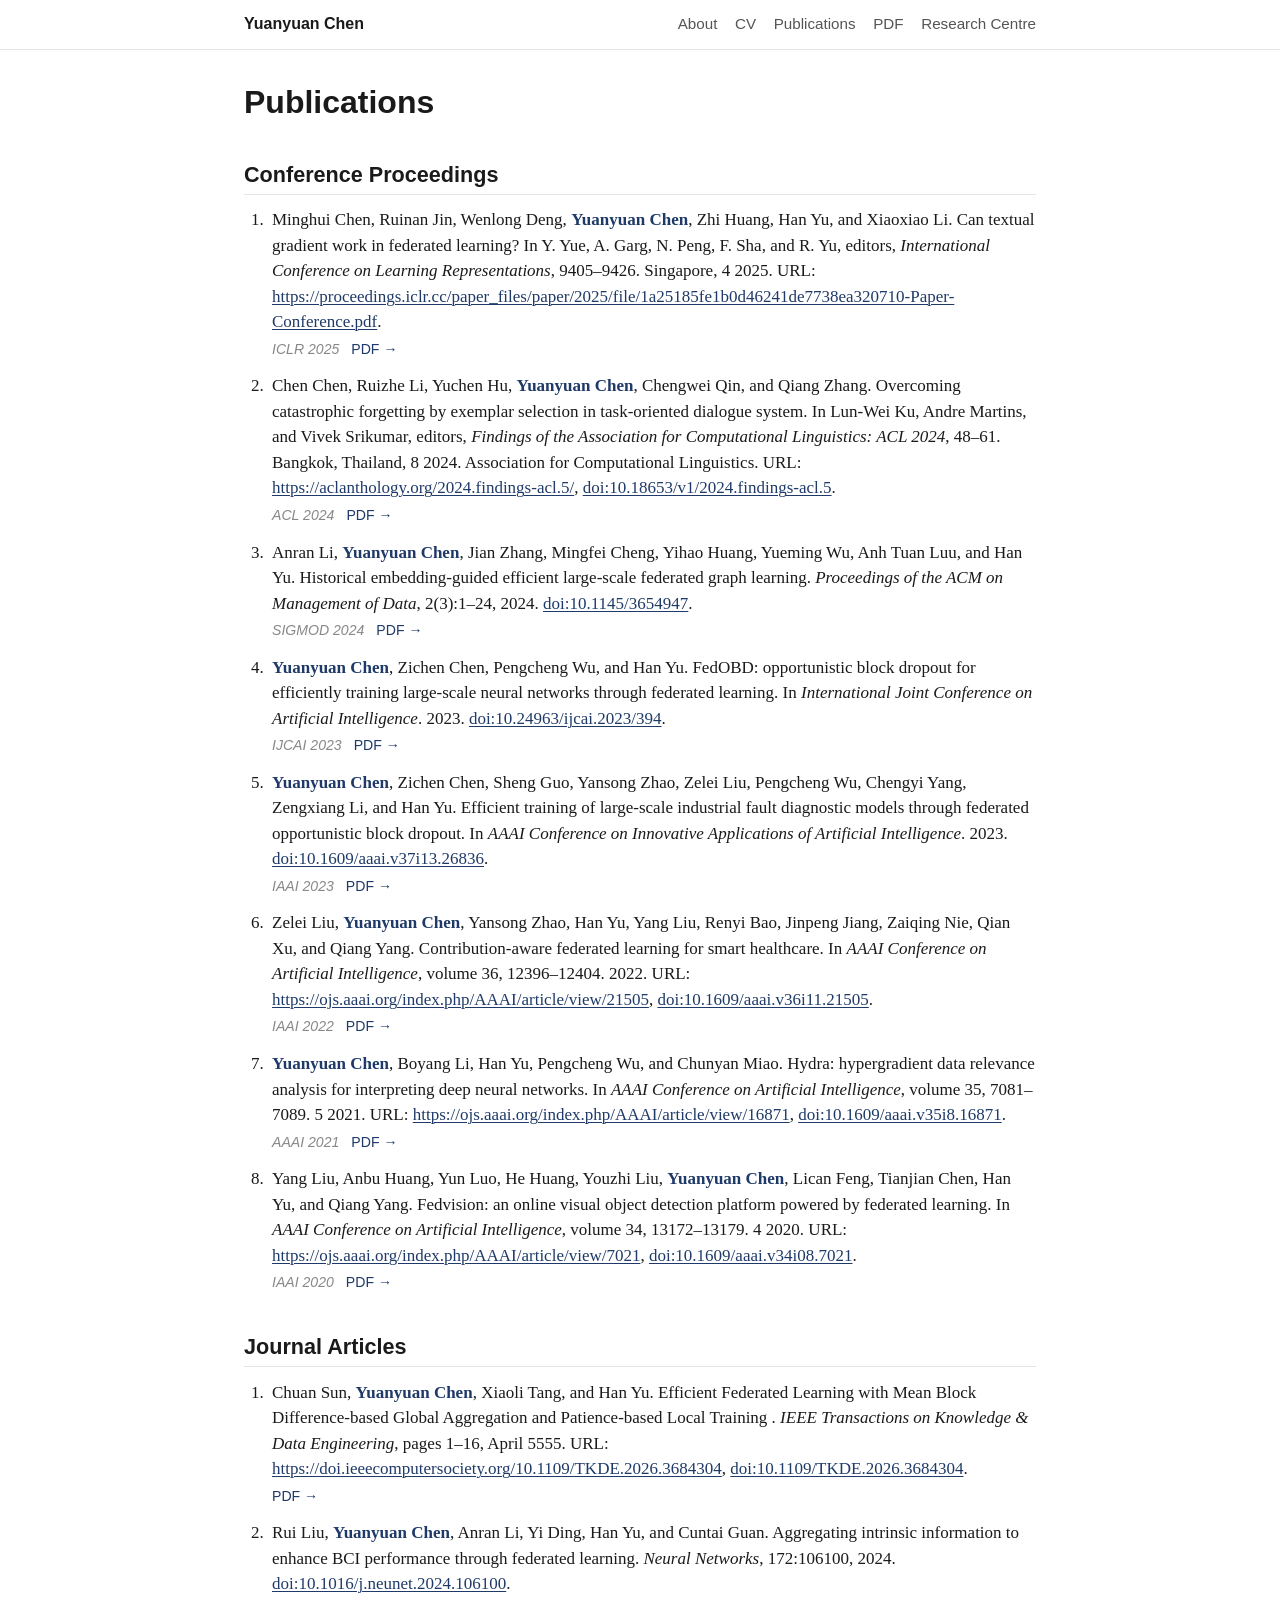
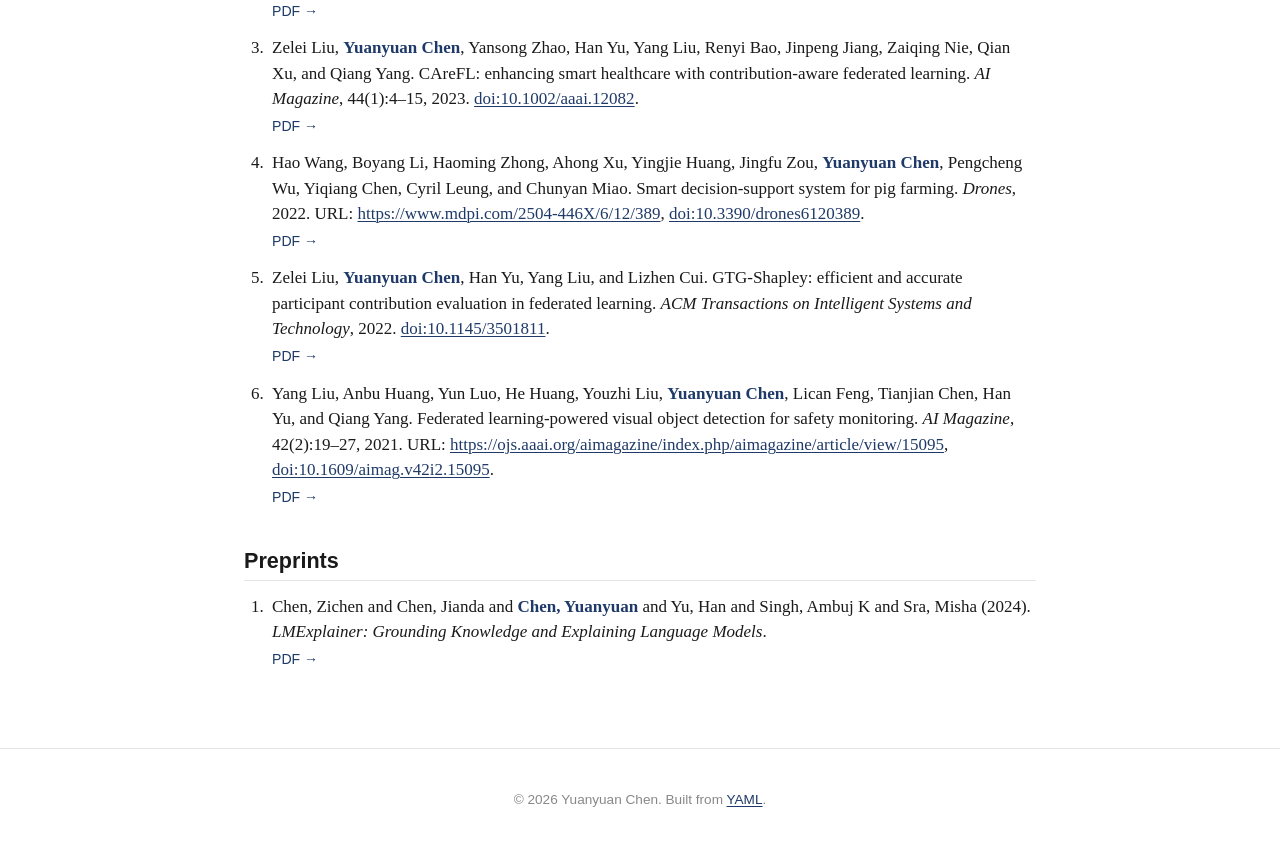
<file: publications.html>
<!doctype html>
<html lang="en">
<head>
<meta charset="utf-8">
<meta name="viewport" content="width=device-width, initial-scale=1">
<title>Publications &middot; Yuanyuan Chen</title>
<link rel="stylesheet" href="assets/style.css">
</head>
<body>

<header class="site-header">
  <div class="site-header__inner">
    <a class="site-header__brand" href="./index.html">Yuanyuan Chen</a>
    <nav class="site-nav">
      <a href="./index.html">About</a>
      <a href="./cv.html">CV</a>
      <a href="./publications.html">Publications</a>
      <a href="./resume.pdf">PDF</a>
      <a href="https://trustful.federated-learning.org" rel="external">Research Centre</a>
    </nav>
  </div>
</header>

<main class="site-main">
<article class="cv">
  <header class="cv__header">
    <h1>Publications</h1>
  </header>


  <section>
    <h2>Conference Proceedings</h2>
      <ol class="pub-list">
    <li class="pub">
      <div class="pub__cite">Minghui Chen, Ruinan Jin, Wenlong Deng, <strong>Yuanyuan Chen</strong>, Zhi Huang, Han Yu, and Xiaoxiao Li.
Can textual gradient work in federated learning?
In Y.&nbsp;Yue, A.&nbsp;Garg, N.&nbsp;Peng, F.&nbsp;Sha, and R.&nbsp;Yu, editors, <em>International Conference on Learning Representations</em>, 9405–9426. Singapore, 4 2025.
URL: <a href="https://proceedings.iclr.cc/paper_files/paper/2025/file/1a25185fe1b0d46241de7738ea320710-Paper-Conference.pdf">https://proceedings.iclr.cc/paper_files/paper/2025/file/1a25185fe1b0d46241de7738ea320710-Paper-Conference.pdf</a>.</div>
      <div class="pub__links">
<span class="pub__venue"><em>ICLR</em> 2025</span>        <a class="pub__link" href="https://arxiv.org/pdf/2502.19980" rel="external">PDF &rarr;</a>
      </div>
    </li>
    <li class="pub">
      <div class="pub__cite">Chen Chen, Ruizhe Li, Yuchen Hu, <strong>Yuanyuan Chen</strong>, Chengwei Qin, and Qiang Zhang.
Overcoming catastrophic forgetting by exemplar selection in task-oriented dialogue system.
In Lun-Wei Ku, Andre Martins, and Vivek Srikumar, editors, <em>Findings of the Association for Computational Linguistics: ACL 2024</em>, 48–61. Bangkok, Thailand, 8 2024. Association for Computational Linguistics.
URL: <a href="https://aclanthology.org/2024.findings-acl.5/">https://aclanthology.org/2024.findings-acl.5/</a>, <a href="https://doi.org/10.18653/v1/2024.findings-acl.5">doi:10.18653/v1/2024.findings-acl.5</a>.</div>
      <div class="pub__links">
<span class="pub__venue"><em>ACL</em> 2024</span>        <a class="pub__link" href="https://aclanthology.org/2024.findings-acl.5.pdf" rel="external">PDF &rarr;</a>
      </div>
    </li>
    <li class="pub">
      <div class="pub__cite">Anran Li, <strong>Yuanyuan Chen</strong>, Jian Zhang, Mingfei Cheng, Yihao Huang, Yueming Wu, Anh&nbsp;Tuan Luu, and Han Yu.
Historical embedding-guided efficient large-scale federated graph learning.
<em>Proceedings of the ACM on Management of Data</em>, 2(3):1–24, 2024.
<a href="https://doi.org/10.1145/3654947">doi:10.1145/3654947</a>.</div>
      <div class="pub__links">
<span class="pub__venue"><em>SIGMOD</em> 2024</span>        <a class="pub__link" href="https://dl.acm.org/doi/pdf/10.1145/3654947" rel="external">PDF &rarr;</a>
      </div>
    </li>
    <li class="pub">
      <div class="pub__cite"><strong>Yuanyuan Chen</strong>, Zichen Chen, Pengcheng Wu, and Han Yu.
<span class="bibtex-protected">FedOBD</span>: opportunistic block dropout for efficiently training large-scale neural networks through federated learning.
In <em>International Joint Conference on Artificial Intelligence</em>. 2023.
<a href="https://doi.org/10.24963/ijcai.2023/394">doi:10.24963/ijcai.2023/394</a>.</div>
      <div class="pub__links">
<span class="pub__venue"><em>IJCAI</em> 2023</span>        <a class="pub__link" href="https://www.ijcai.org/proceedings/2023/0394.pdf" rel="external">PDF &rarr;</a>
      </div>
    </li>
    <li class="pub">
      <div class="pub__cite"><strong>Yuanyuan Chen</strong>, Zichen Chen, Sheng Guo, Yansong Zhao, Zelei Liu, Pengcheng Wu, Chengyi Yang, Zengxiang Li, and Han Yu.
Efficient training of large-scale industrial fault diagnostic models through federated opportunistic block dropout.
In <em>AAAI Conference on Innovative Applications of Artificial Intelligence</em>. 2023.
<a href="https://doi.org/10.1609/aaai.v37i13.26836">doi:10.1609/aaai.v37i13.26836</a>.</div>
      <div class="pub__links">
<span class="pub__venue"><em>IAAI</em> 2023</span>        <a class="pub__link" href="https://ojs.aaai.org/index.php/AAAI/article/download/26836/26608" rel="external">PDF &rarr;</a>
      </div>
    </li>
    <li class="pub">
      <div class="pub__cite">Zelei Liu, <strong>Yuanyuan Chen</strong>, Yansong Zhao, Han Yu, Yang Liu, Renyi Bao, Jinpeng Jiang, Zaiqing Nie, Qian Xu, and Qiang Yang.
Contribution-aware federated learning for smart healthcare.
In <em>AAAI Conference on Artificial Intelligence</em>, volume&nbsp;36, 12396–12404. 2022.
URL: <a href="https://ojs.aaai.org/index.php/AAAI/article/view/21505">https://ojs.aaai.org/index.php/AAAI/article/view/21505</a>, <a href="https://doi.org/10.1609/aaai.v36i11.21505">doi:10.1609/aaai.v36i11.21505</a>.</div>
      <div class="pub__links">
<span class="pub__venue"><em>IAAI</em> 2022</span>        <a class="pub__link" href="https://ojs.aaai.org/index.php/AAAI/article/view/21505" rel="external">PDF &rarr;</a>
      </div>
    </li>
    <li class="pub">
      <div class="pub__cite"><strong>Yuanyuan Chen</strong>, Boyang Li, Han Yu, Pengcheng Wu, and Chunyan Miao.
Hydra: hypergradient data relevance analysis for interpreting deep neural networks.
In <em>AAAI Conference on Artificial Intelligence</em>, volume&nbsp;35, 7081–7089. 5 2021.
URL: <a href="https://ojs.aaai.org/index.php/AAAI/article/view/16871">https://ojs.aaai.org/index.php/AAAI/article/view/16871</a>, <a href="https://doi.org/10.1609/aaai.v35i8.16871">doi:10.1609/aaai.v35i8.16871</a>.</div>
      <div class="pub__links">
<span class="pub__venue"><em>AAAI</em> 2021</span>        <a class="pub__link" href="https://ojs.aaai.org/index.php/AAAI/article/download/16871/16678" rel="external">PDF &rarr;</a>
      </div>
    </li>
    <li class="pub">
      <div class="pub__cite">Yang Liu, Anbu Huang, Yun Luo, He&nbsp;Huang, Youzhi Liu, <strong>Yuanyuan Chen</strong>, Lican Feng, Tianjian Chen, Han Yu, and Qiang Yang.
Fedvision: an online visual object detection platform powered by federated learning.
In <em>AAAI Conference on Artificial Intelligence</em>, volume&nbsp;34, 13172–13179. 4 2020.
URL: <a href="https://ojs.aaai.org/index.php/AAAI/article/view/7021">https://ojs.aaai.org/index.php/AAAI/article/view/7021</a>, <a href="https://doi.org/10.1609/aaai.v34i08.7021">doi:10.1609/aaai.v34i08.7021</a>.</div>
      <div class="pub__links">
<span class="pub__venue"><em>IAAI</em> 2020</span>        <a class="pub__link" href="https://ojs.aaai.org/index.php/AAAI/article/view/7021" rel="external">PDF &rarr;</a>
      </div>
    </li>
  </ol>

  </section>

  <section>
    <h2>Journal Articles</h2>
      <ol class="pub-list">
    <li class="pub">
      <div class="pub__cite">Chuan Sun, <strong>Yuanyuan Chen</strong>, Xiaoli Tang, and Han Yu.
<span class="bibtex-protected"> Efficient Federated Learning with Mean Block Difference-based Global Aggregation and Patience-based Local Training </span>.
<em>IEEE Transactions on Knowledge &amp; Data Engineering</em>, pages 1–16, April 5555.
URL: <a href="https://doi.ieeecomputersociety.org/10.1109/TKDE.2026.3684304">https://doi.ieeecomputersociety.org/10.1109/TKDE.2026.3684304</a>, <a href="https://doi.org/10.1109/TKDE.2026.3684304">doi:10.1109/TKDE.2026.3684304</a>.</div>
      <div class="pub__links">
        <a class="pub__link" href="https://www.computer.org/csdl/journal/tk/5555/01/11481795/2fHHuiHjbJm" rel="external">PDF &rarr;</a>
      </div>
    </li>
    <li class="pub">
      <div class="pub__cite">Rui Liu, <strong>Yuanyuan Chen</strong>, Anran Li, Yi&nbsp;Ding, Han Yu, and Cuntai Guan.
Aggregating intrinsic information to enhance <span class="bibtex-protected">BCI</span> performance through federated learning.
<em>Neural Networks</em>, 172:106100, 2024.
<a href="https://doi.org/10.1016/j.neunet.2024.106100">doi:10.1016/j.neunet.2024.106100</a>.</div>
      <div class="pub__links">
        <a class="pub__link" href="https://www.sciencedirect.com/science/article/pii/S0893608024000145/pdf" rel="external">PDF &rarr;</a>
      </div>
    </li>
    <li class="pub">
      <div class="pub__cite">Zelei Liu, <strong>Yuanyuan Chen</strong>, Yansong Zhao, Han Yu, Yang Liu, Renyi Bao, Jinpeng Jiang, Zaiqing Nie, Qian Xu, and Qiang Yang.
<span class="bibtex-protected">CAreFL</span>: enhancing smart healthcare with contribution-aware federated learning.
<em>AI Magazine</em>, 44(1):4–15, 2023.
<a href="https://doi.org/10.1002/aaai.12082">doi:10.1002/aaai.12082</a>.</div>
      <div class="pub__links">
        <a class="pub__link" href="https://onlinelibrary.wiley.com/doi/epdf/10.1002/aaai.12082" rel="external">PDF &rarr;</a>
      </div>
    </li>
    <li class="pub">
      <div class="pub__cite">Hao Wang, Boyang Li, Haoming Zhong, Ahong Xu, Yingjie Huang, Jingfu Zou, <strong>Yuanyuan Chen</strong>, Pengcheng Wu, Yiqiang Chen, Cyril Leung, and Chunyan Miao.
Smart decision-support system for pig farming.
<em>Drones</em>, 2022.
URL: <a href="https://www.mdpi.com/2504-446X/6/12/389">https://www.mdpi.com/2504-446X/6/12/389</a>, <a href="https://doi.org/10.3390/drones6120389">doi:10.3390/drones6120389</a>.</div>
      <div class="pub__links">
        <a class="pub__link" href="https://mdpi-res.com/d_attachment/drones/drones-06-00389/article_deploy/drones-06-00389-v2.pdf?version=1670166939" rel="external">PDF &rarr;</a>
      </div>
    </li>
    <li class="pub">
      <div class="pub__cite">Zelei Liu, <strong>Yuanyuan Chen</strong>, Han Yu, Yang Liu, and Lizhen Cui.
<span class="bibtex-protected">GTG-Shapley</span>: efficient and accurate participant contribution evaluation in federated learning.
<em>ACM Transactions on Intelligent Systems and Technology</em>, 2022.
<a href="https://doi.org/10.1145/3501811">doi:10.1145/3501811</a>.</div>
      <div class="pub__links">
        <a class="pub__link" href="https://dl.acm.org/doi/abs/10.1145/3501811" rel="external">PDF &rarr;</a>
      </div>
    </li>
    <li class="pub">
      <div class="pub__cite">Yang Liu, Anbu Huang, Yun Luo, He&nbsp;Huang, Youzhi Liu, <strong>Yuanyuan Chen</strong>, Lican Feng, Tianjian Chen, Han Yu, and Qiang Yang.
Federated learning-powered visual object detection for safety monitoring.
<em>AI Magazine</em>, 42(2):19–27, 2021.
URL: <a href="https://ojs.aaai.org/aimagazine/index.php/aimagazine/article/view/15095">https://ojs.aaai.org/aimagazine/index.php/aimagazine/article/view/15095</a>, <a href="https://doi.org/10.1609/aimag.v42i2.15095">doi:10.1609/aimag.v42i2.15095</a>.</div>
      <div class="pub__links">
        <a class="pub__link" href="https://ojs.aaai.org/aimagazine/index.php/aimagazine/article/view/15095" rel="external">PDF &rarr;</a>
      </div>
    </li>
  </ol>

  </section>

  <section>
    <h2>Preprints</h2>
      <ol class="pub-list">
    <li class="pub">
      <div class="pub__cite">Chen, Zichen and Chen, Jianda and <strong>Chen, Yuanyuan</strong> and Yu, Han and Singh, Ambuj K and Sra, Misha (2024). <em>LMExplainer: Grounding Knowledge and Explaining Language Models</em>.</div>
      <div class="pub__links">
        <a class="pub__link" href="https://arxiv.org/abs/2303.16537" rel="external">PDF &rarr;</a>
      </div>
    </li>
  </ol>

  </section>
</article>
</main>

<footer class="site-footer">
  <p>&copy; 2026 Yuanyuan Chen. Built from <a href="https://github.com/cyyever">YAML</a>.</p>
</footer>
</body>
</html>
</file>
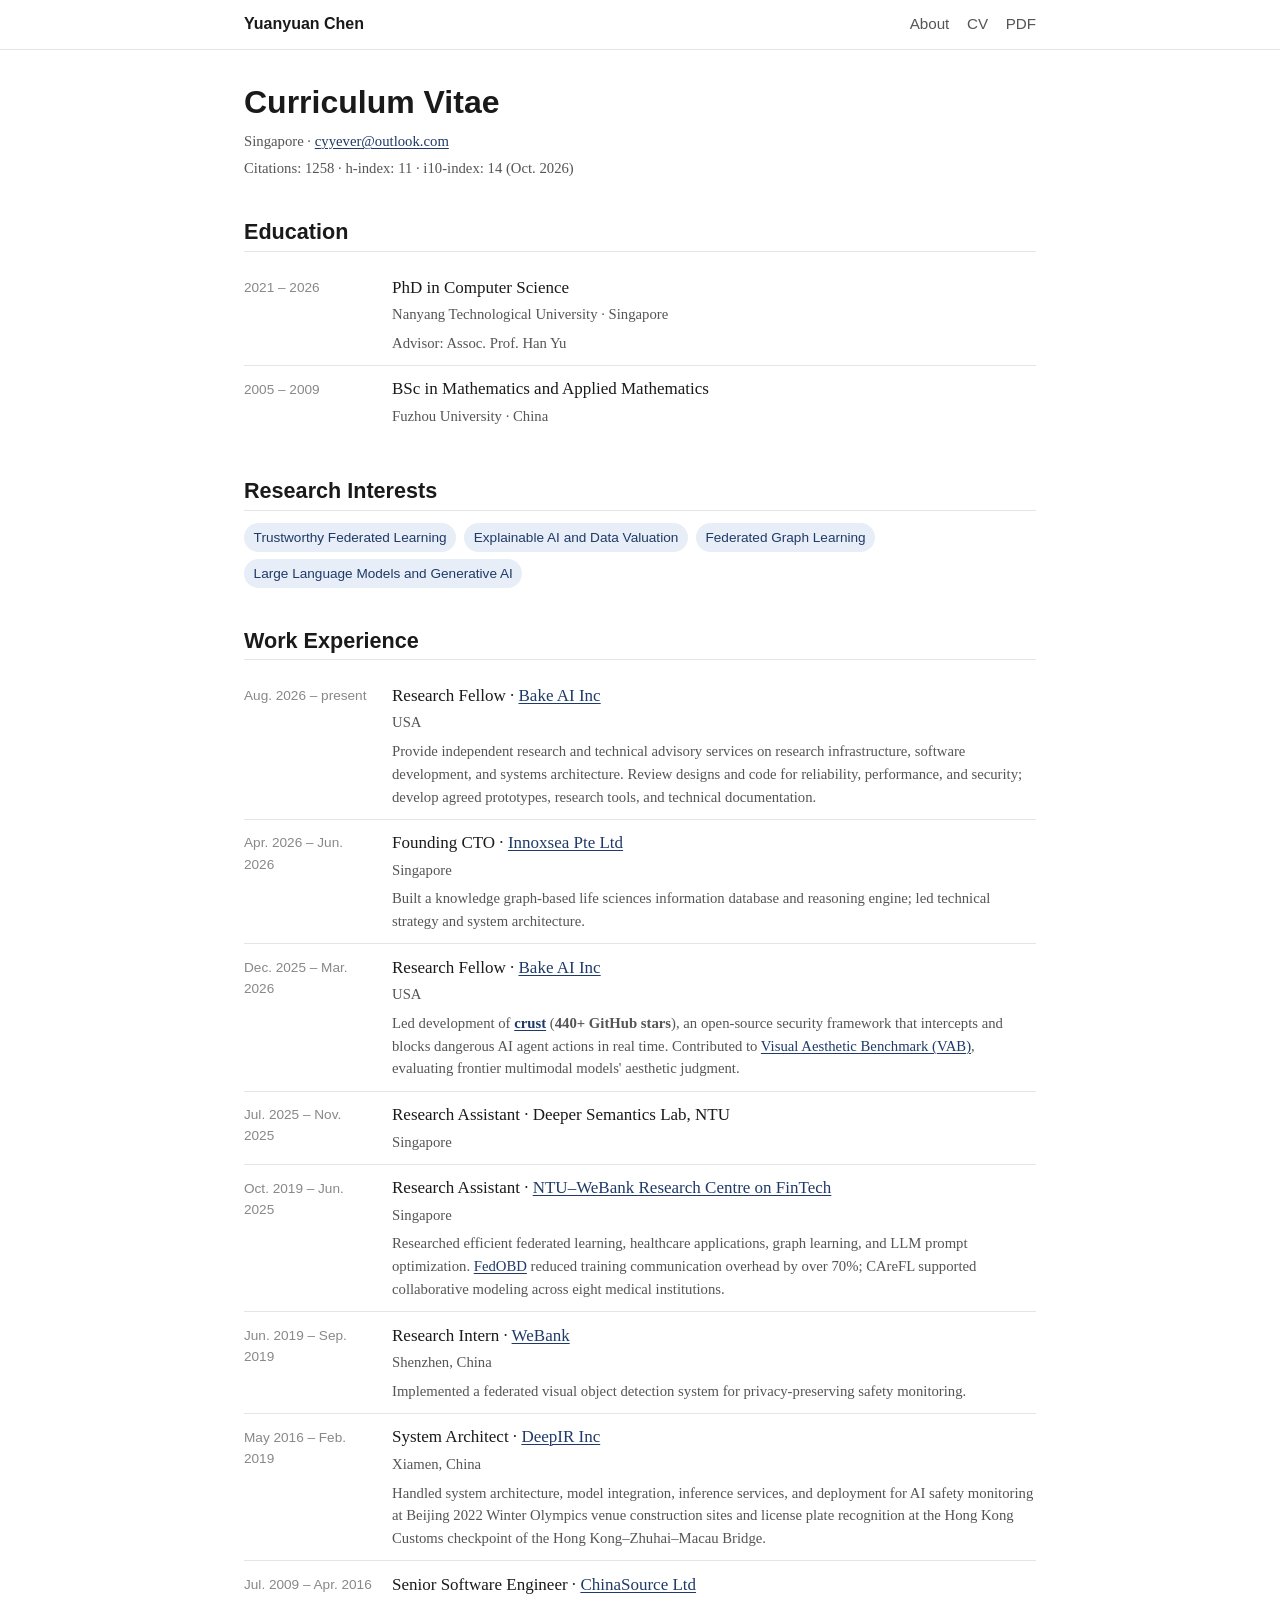
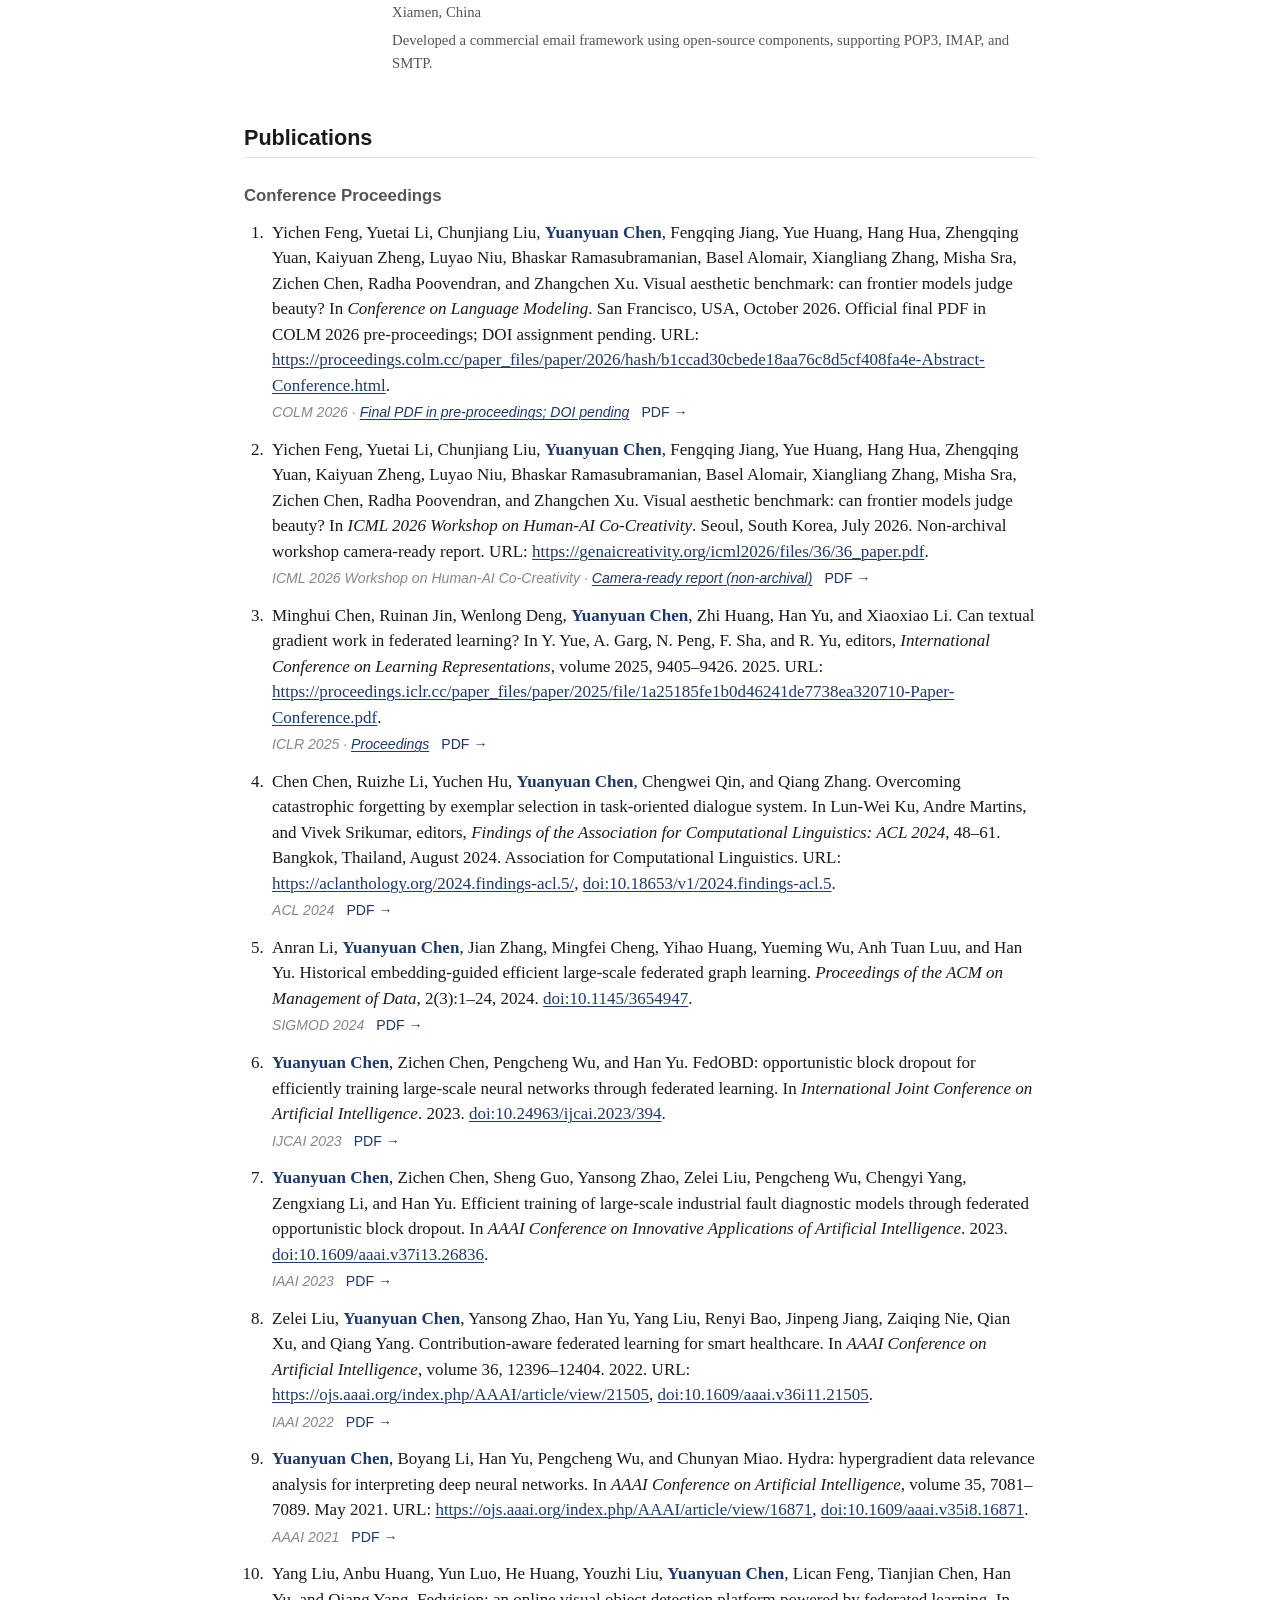
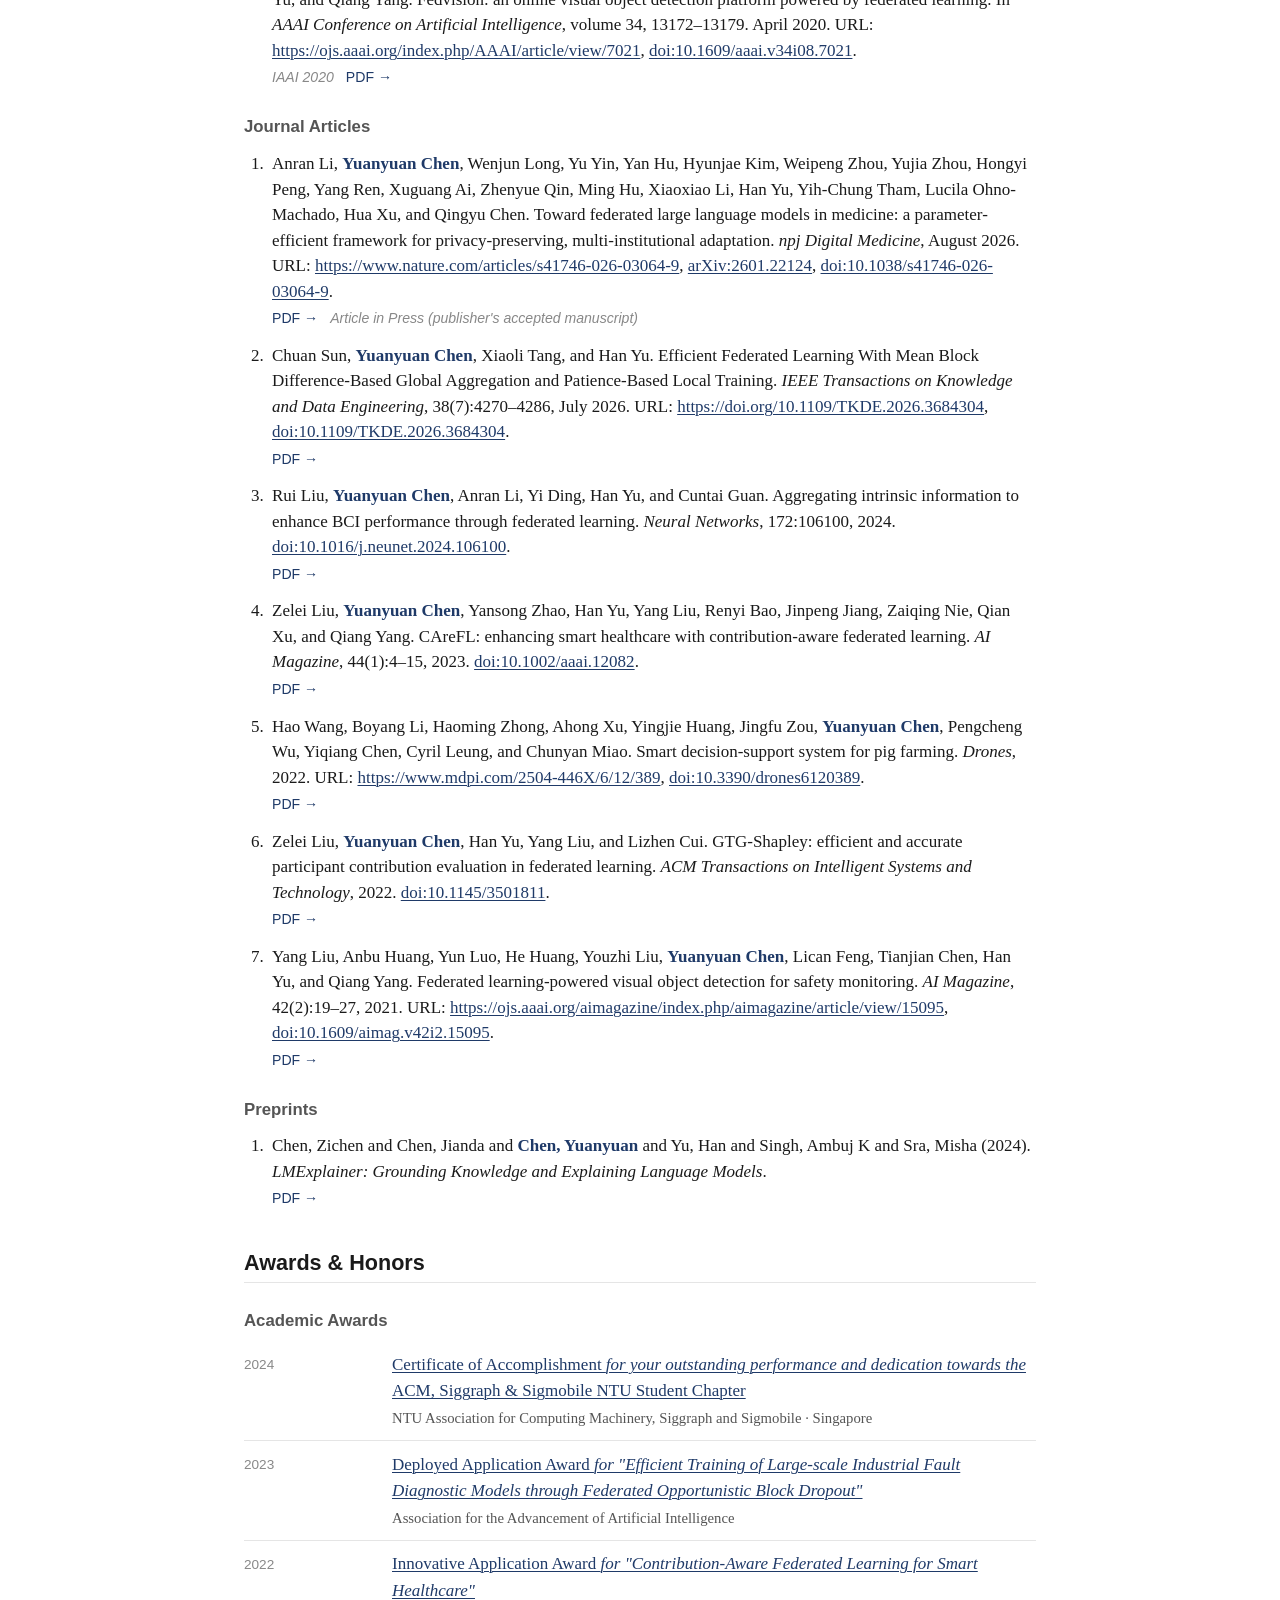
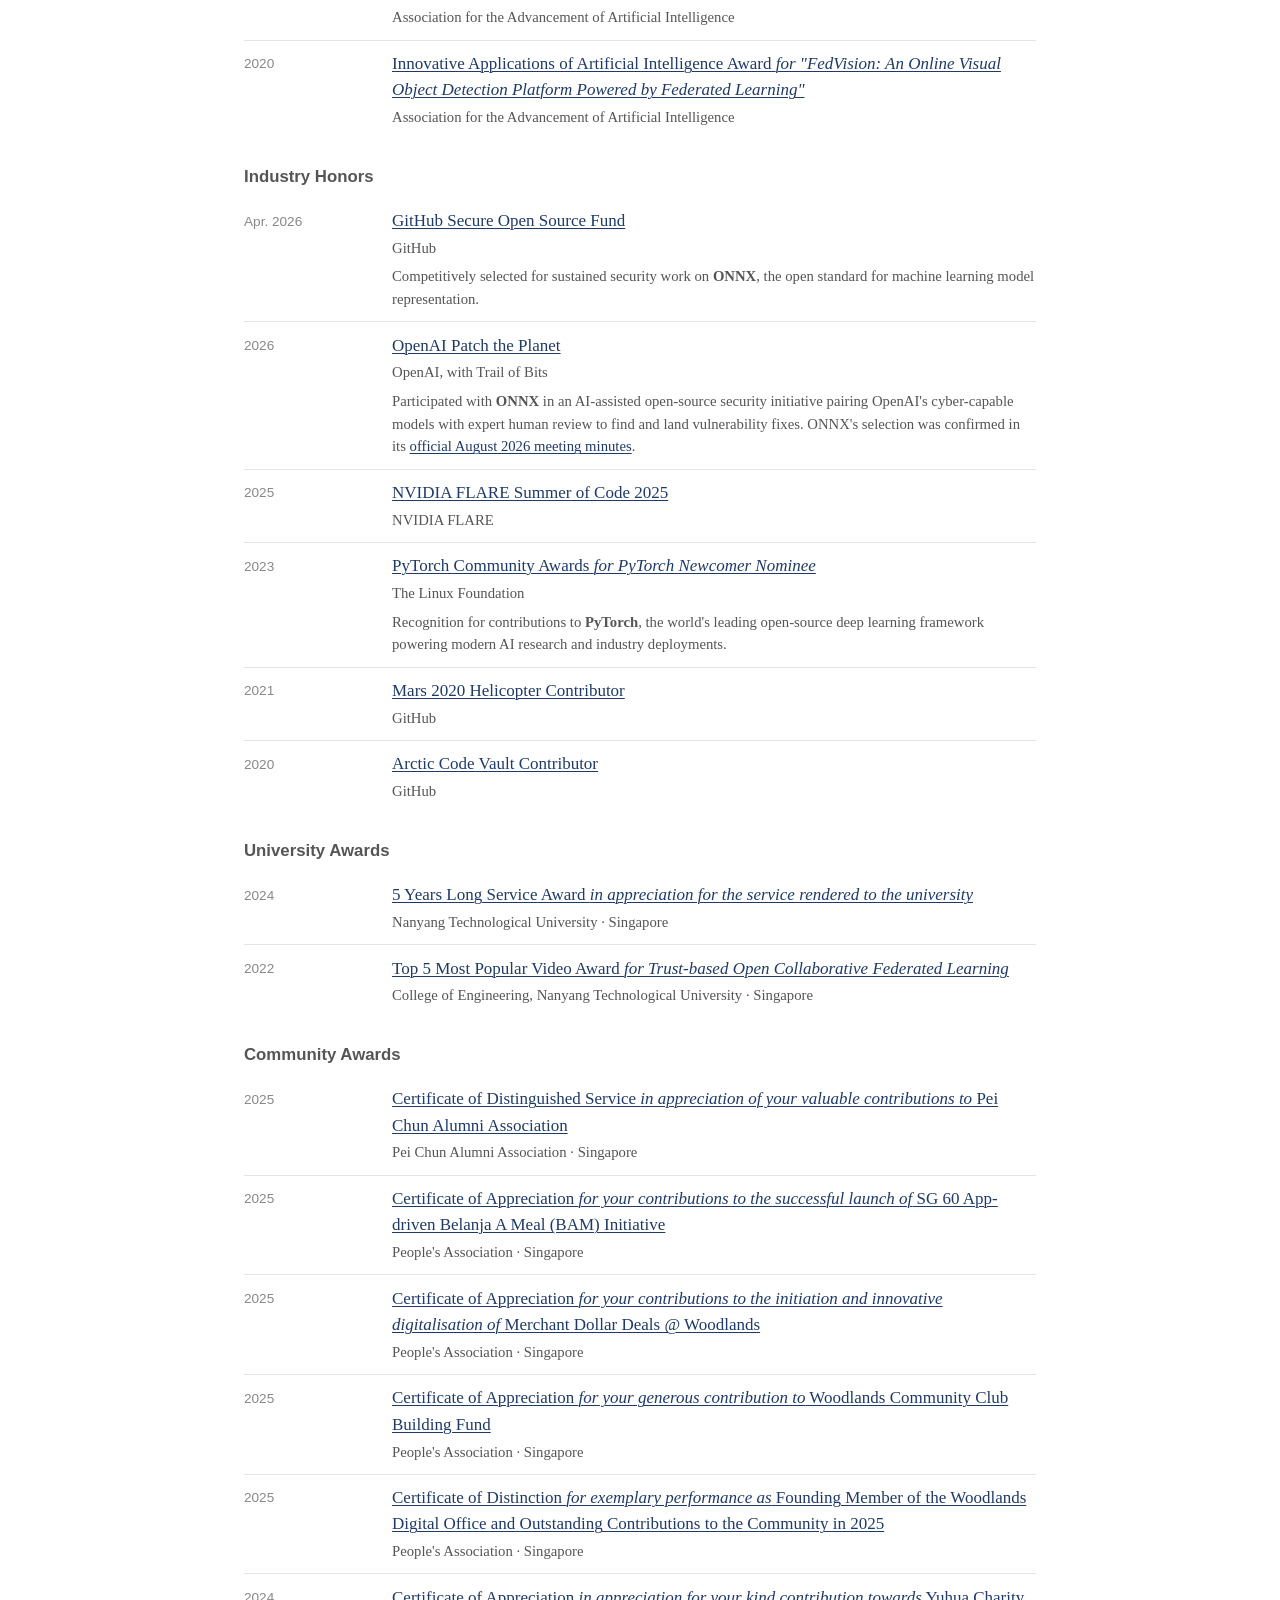
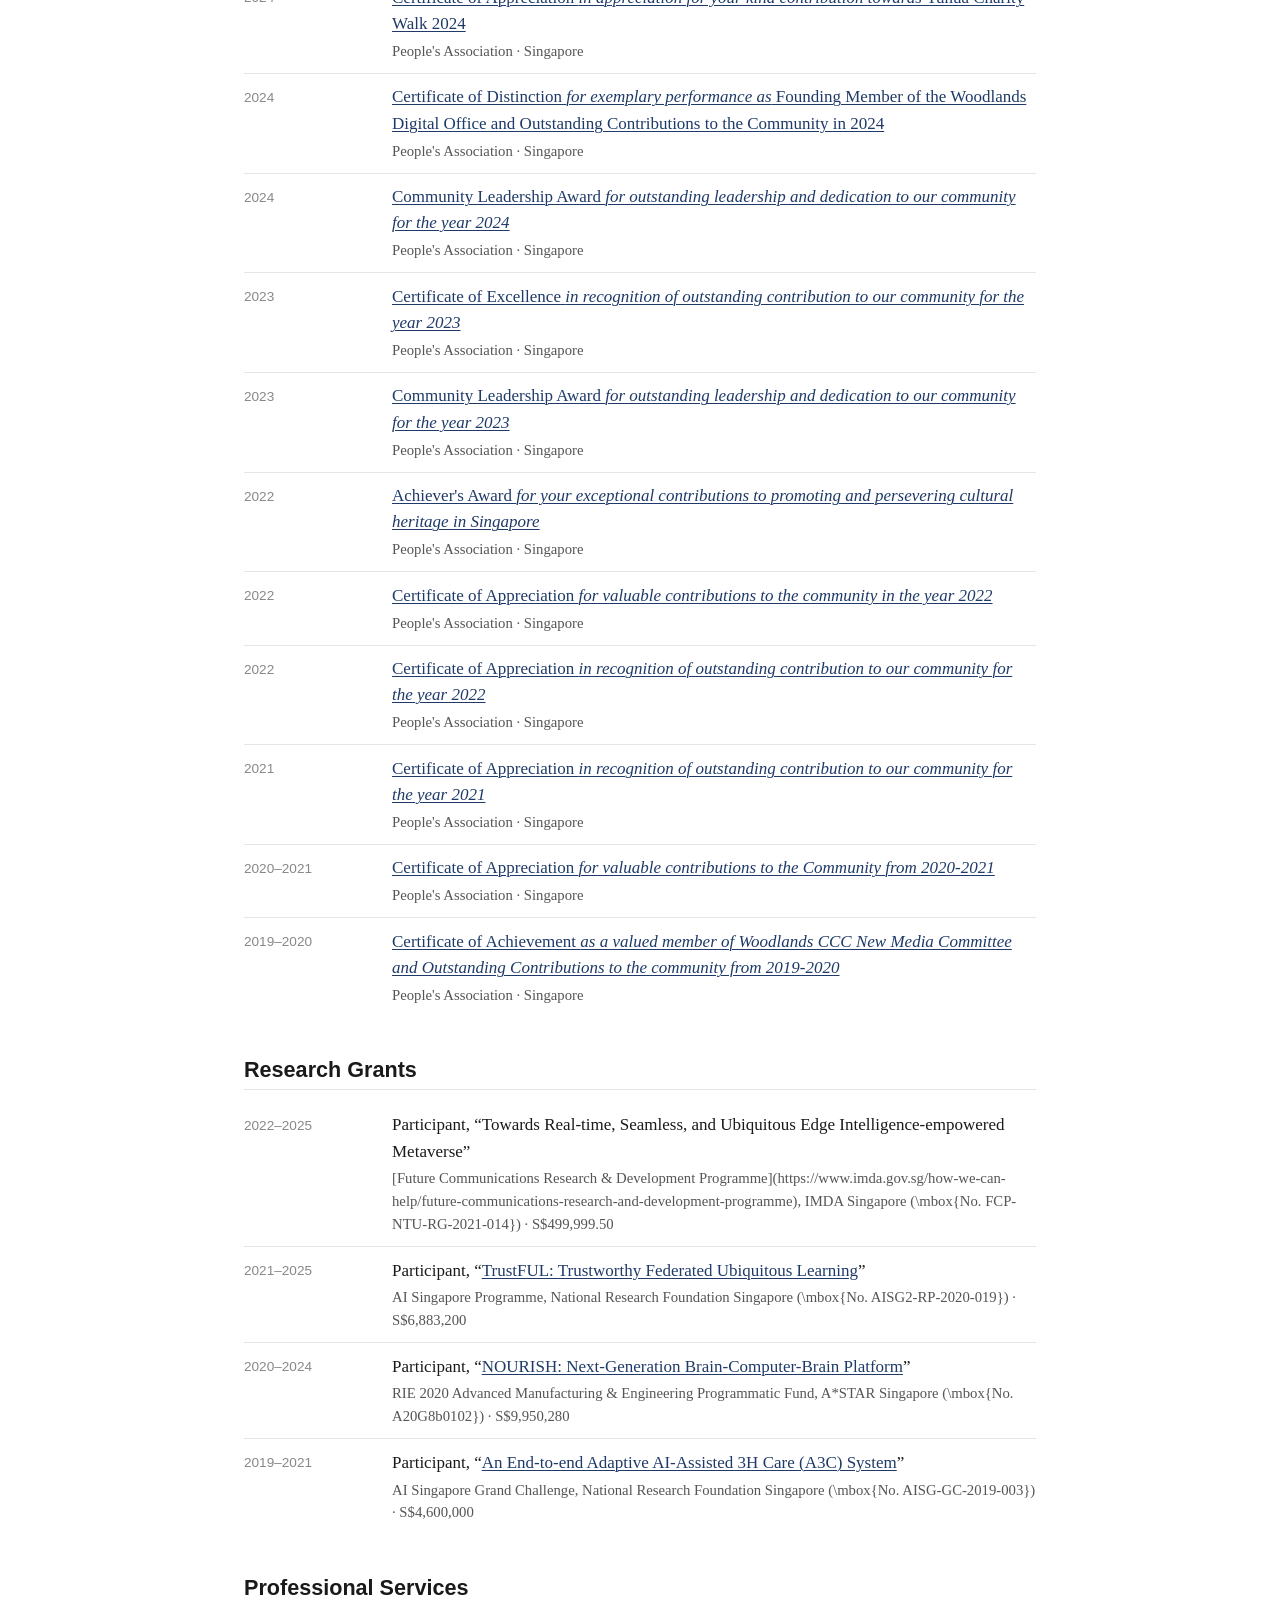
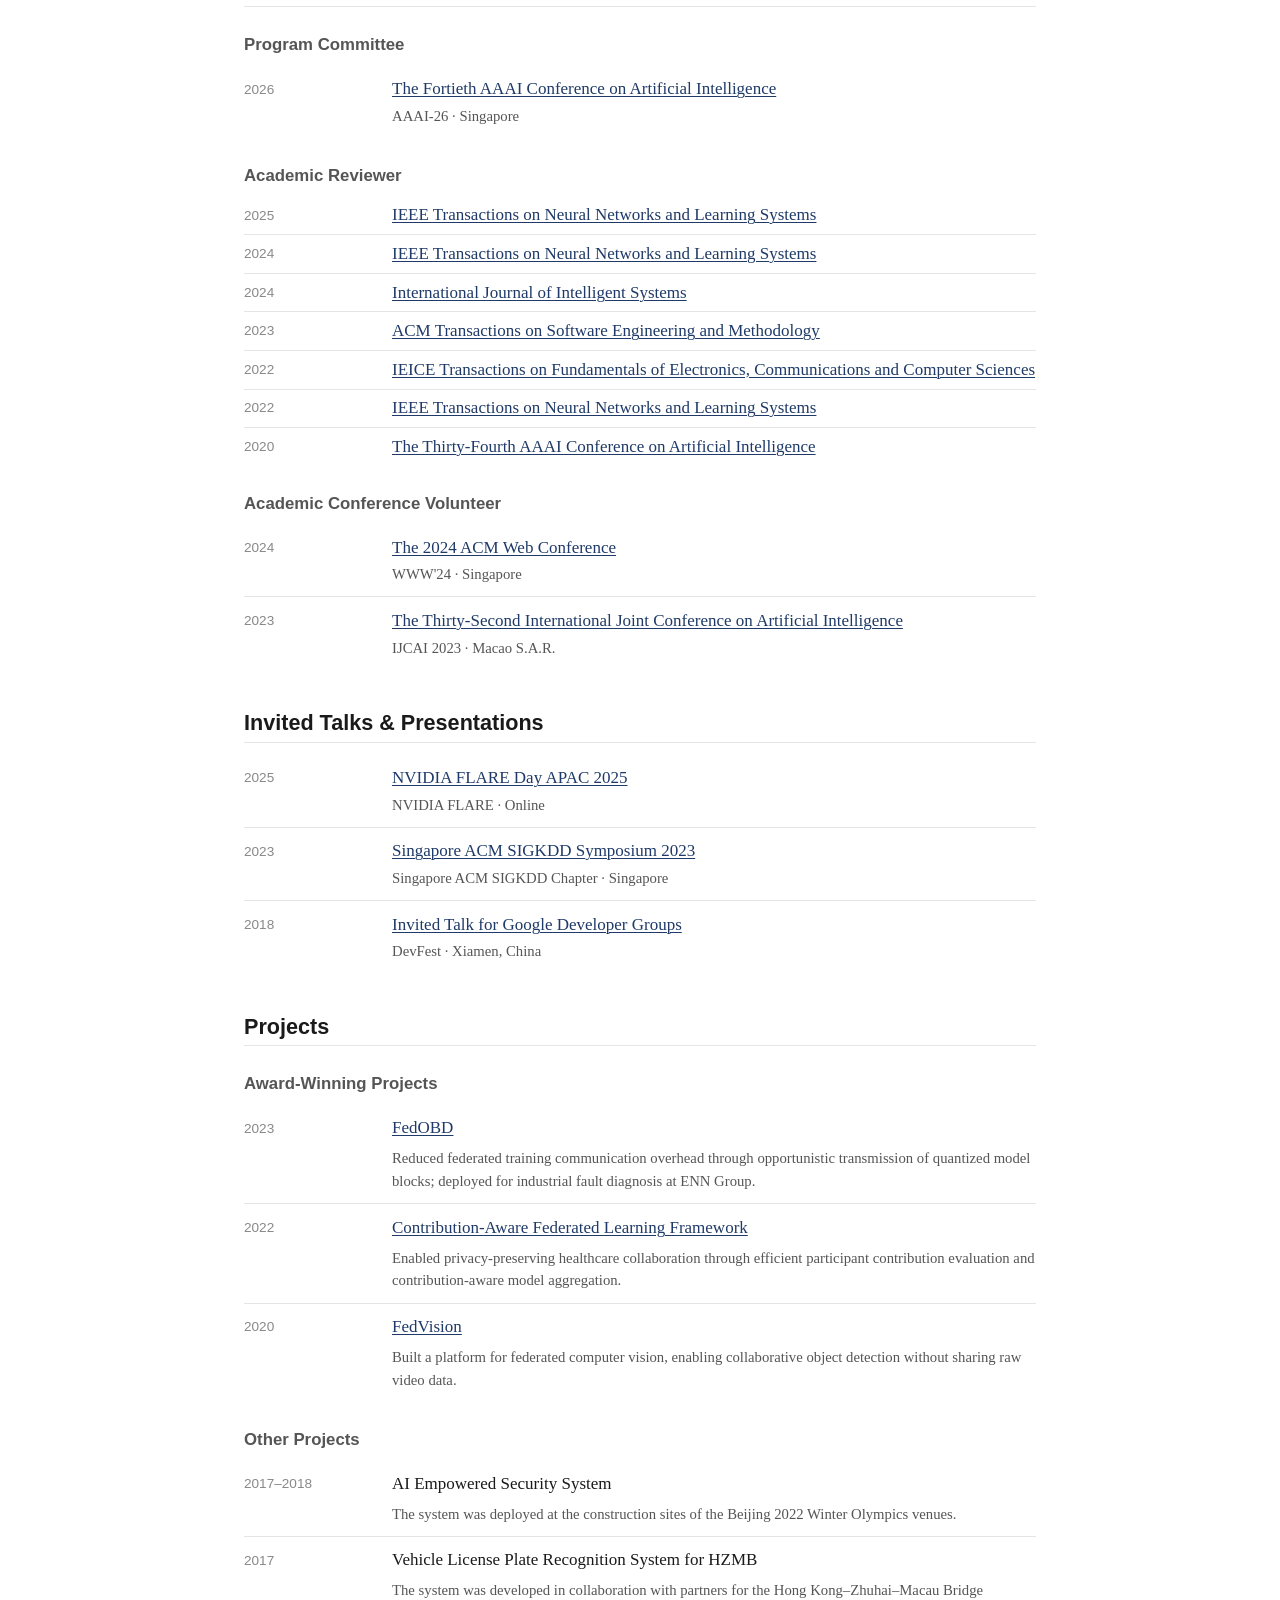
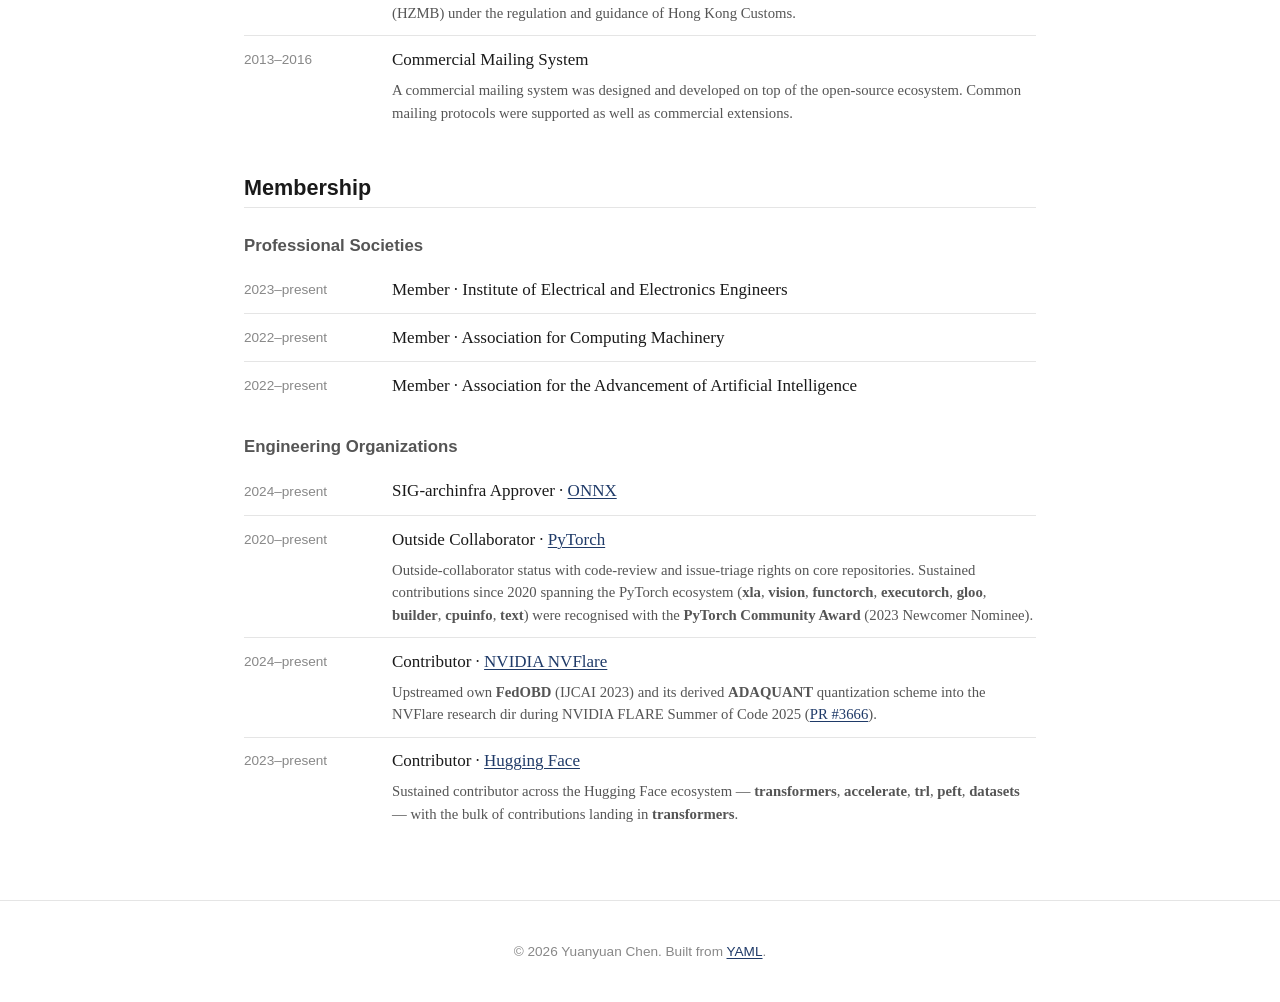
<file: docs/cv.html>
<!doctype html>
<html lang="en">
<head>
<meta charset="utf-8">
<meta name="viewport" content="width=device-width, initial-scale=1">
<title>CV &middot; Yuanyuan Chen</title>
<link rel="icon" type="image/svg+xml" href="assets/favicon.svg">
<link rel="icon" type="image/png" sizes="32x32" href="assets/favicon-32.png">
<link rel="apple-touch-icon" sizes="180x180" href="assets/apple-touch-icon.png">
<meta name="theme-color" content="#1f3a68">
<link rel="stylesheet" href="assets/style.css">
</head>
<body>

<header class="site-header">
  <div class="site-header__inner">
    <a class="site-header__brand" href="./index.html">Yuanyuan Chen</a>
    <nav class="site-nav">
      <a href="./index.html">About</a>
      <a href="./cv.html">CV</a>
      <a href="./resume.pdf">PDF</a>
    </nav>
  </div>
</header>

<main class="site-main">
<article class="cv">
  <header class="cv__header">
    <h1>Curriculum Vitae</h1>
    <p class="cv__meta">Singapore &middot; <a href="mailto:cyyever@outlook.com">cyyever@outlook.com</a></p>
    <p class="cv__meta">Citations: 1258 &middot; h-index: 11 &middot; i10-index: 14 (Oct. 2026)</p>
  </header>

  <section id="education" class="cv__section">
    <h2>Education</h2>
    <ul class="entry-list">
      <li class="entry">
        <div class="entry__date">2021 – 2026</div>
        <div class="entry__body">
          <div class="entry__title">PhD in Computer Science</div>
          <div class="entry__meta">Nanyang Technological University &middot; Singapore</div>
<div class="entry__note">Advisor: Assoc. Prof. Han Yu</div>        </div>
      </li>
      <li class="entry">
        <div class="entry__date">2005 – 2009</div>
        <div class="entry__body">
          <div class="entry__title">BSc in Mathematics and Applied Mathematics</div>
          <div class="entry__meta">Fuzhou University &middot; China</div>
        </div>
      </li>
    </ul>
  </section>

  <section id="research-interests" class="cv__section">
    <h2>Research Interests</h2>
    <ul class="tag-list">
<li>Trustworthy Federated Learning</li><li>Explainable AI and Data Valuation</li><li>Federated Graph Learning</li><li>Large Language Models and Generative AI</li>    </ul>
  </section>

  <section id="experience" class="cv__section">
    <h2>Work Experience</h2>
    <ul class="entry-list">
      <li class="entry">
        <div class="entry__date">Aug. 2026 – present</div>
        <div class="entry__body">
          <div class="entry__title">
            Research Fellow &middot;
<a href="https://bakeai.inc">Bake AI Inc</a>          </div>
<div class="entry__meta">USA</div><p class="entry__desc">Provide independent research and technical advisory services on research infrastructure, software development, and systems architecture. Review designs and code for reliability, performance, and security; develop agreed prototypes, research tools, and technical documentation.</p>        </div>
      </li>
      <li class="entry">
        <div class="entry__date">Apr. 2026 – Jun. 2026</div>
        <div class="entry__body">
          <div class="entry__title">
            Founding CTO &middot;
<a href="https://www.innoxsea.com">Innoxsea Pte Ltd</a>          </div>
<div class="entry__meta">Singapore</div><p class="entry__desc">Built a knowledge graph-based life sciences information database and reasoning engine; led technical strategy and system architecture.</p>        </div>
      </li>
      <li class="entry">
        <div class="entry__date">Dec. 2025 – Mar. 2026</div>
        <div class="entry__body">
          <div class="entry__title">
            Research Fellow &middot;
<a href="https://bakeai.inc">Bake AI Inc</a>          </div>
<div class="entry__meta">USA</div><p class="entry__desc">Led development of <a href="https://github.com/BakeLens/crust"><strong>crust</strong></a> (<strong>440+ GitHub stars</strong>), an open-source security framework that intercepts and blocks dangerous AI agent actions in real time. Contributed to <a href="https://vab.bakelab.ai">Visual Aesthetic Benchmark (VAB)</a>, evaluating frontier multimodal models' aesthetic judgment.</p>        </div>
      </li>
      <li class="entry">
        <div class="entry__date">Jul. 2025 – Nov. 2025</div>
        <div class="entry__body">
          <div class="entry__title">
            Research Assistant &middot;
Deeper Semantics Lab, NTU          </div>
<div class="entry__meta">Singapore</div>        </div>
      </li>
      <li class="entry">
        <div class="entry__date">Oct. 2019 – Jun. 2025</div>
        <div class="entry__body">
          <div class="entry__title">
            Research Assistant &middot;
<a href="https://www.ntu.edu.sg/ntu-webank-jrc">NTU–WeBank Research Centre on FinTech</a>          </div>
<div class="entry__meta">Singapore</div><p class="entry__desc">Researched efficient federated learning, healthcare applications, graph learning, and LLM prompt optimization. <a href="https://trustful.federated-learning.org/projects.html">FedOBD</a> reduced training communication overhead by over 70%; CAreFL supported collaborative modeling across eight medical institutions.</p>        </div>
      </li>
      <li class="entry">
        <div class="entry__date">Jun. 2019 – Sep. 2019</div>
        <div class="entry__body">
          <div class="entry__title">
            Research Intern &middot;
<a href="https://www.webank.com">WeBank</a>          </div>
<div class="entry__meta">Shenzhen, China</div><p class="entry__desc">Implemented a federated visual object detection system for privacy-preserving safety monitoring.</p>        </div>
      </li>
      <li class="entry">
        <div class="entry__date">May 2016 – Feb. 2019</div>
        <div class="entry__body">
          <div class="entry__title">
            System Architect &middot;
<a href="http://www.deepir.com">DeepIR Inc</a>          </div>
<div class="entry__meta">Xiamen, China</div><p class="entry__desc">Handled system architecture, model integration, inference services, and deployment for AI safety monitoring at Beijing 2022 Winter Olympics venue construction sites and license plate recognition at the Hong Kong Customs checkpoint of the Hong Kong–Zhuhai–Macau Bridge.</p>        </div>
      </li>
      <li class="entry">
        <div class="entry__date">Jul. 2009 – Apr. 2016</div>
        <div class="entry__body">
          <div class="entry__title">
            Senior Software Engineer &middot;
<a href="https://www.zzy.cn">ChinaSource Ltd</a>          </div>
<div class="entry__meta">Xiamen, China</div><p class="entry__desc">Developed a commercial email framework using open-source components, supporting POP3, IMAP, and SMTP.</p>        </div>
      </li>
    </ul>
  </section>


  <section id="publications" class="cv__section">
    <h2>Publications</h2>
    <h3>Conference Proceedings</h3>
      <ol class="pub-list">
    <li class="pub">
      <div class="pub__cite">Yichen Feng, Yuetai Li, Chunjiang Liu, <strong>Yuanyuan Chen</strong>, Fengqing Jiang, Yue Huang, Hang Hua, Zhengqing Yuan, Kaiyuan Zheng, Luyao Niu, Bhaskar Ramasubramanian, Basel Alomair, Xiangliang Zhang, Misha Sra, Zichen Chen, Radha Poovendran, and Zhangchen Xu.
Visual aesthetic benchmark: can frontier models judge beauty?
In <em>Conference on Language Modeling</em>. San Francisco, USA, October 2026.
Official final PDF in COLM 2026 pre-proceedings; DOI assignment pending.
URL: <a href="https://proceedings.colm.cc/paper_files/paper/2026/hash/b1ccad30cbede18aa76c8d5cf408fa4e-Abstract-Conference.html">https://proceedings.colm.cc/paper_files/paper/2026/hash/b1ccad30cbede18aa76c8d5cf408fa4e-Abstract-Conference.html</a>.</div>
      <div class="pub__links">
<span class="pub__venue"><em>COLM</em> 2026 · <a href="https://proceedings.colm.cc/paper_files/paper/2026/hash/b1ccad30cbede18aa76c8d5cf408fa4e-Abstract-Conference.html">Final PDF in pre-proceedings; DOI pending</a></span>        <a class="pub__link" href="https://raw.githubusercontent.com/cyyever/cyyever.github.io/main/static/files/publications/17_VAB_COLM2026.pdf" rel="external">PDF &rarr;</a>
      </div>
    </li>
    <li class="pub">
      <div class="pub__cite">Yichen Feng, Yuetai Li, Chunjiang Liu, <strong>Yuanyuan Chen</strong>, Fengqing Jiang, Yue Huang, Hang Hua, Zhengqing Yuan, Kaiyuan Zheng, Luyao Niu, Bhaskar Ramasubramanian, Basel Alomair, Xiangliang Zhang, Misha Sra, Zichen Chen, Radha Poovendran, and Zhangchen Xu.
Visual aesthetic benchmark: can frontier models judge beauty?
In <em>ICML 2026 Workshop on Human-AI Co-Creativity</em>. Seoul, South Korea, July 2026.
Non-archival workshop camera-ready report.
URL: <a href="https://genaicreativity.org/icml2026/files/36/36_paper.pdf">https://genaicreativity.org/icml2026/files/36/36_paper.pdf</a>.</div>
      <div class="pub__links">
<span class="pub__venue"><em>ICML</em> 2026 Workshop on Human-AI Co-Creativity · <a href="https://genaicreativity.org/icml2026/files/36/36_paper.pdf">Camera-ready report (non-archival)</a></span>        <a class="pub__link" href="https://raw.githubusercontent.com/cyyever/cyyever.github.io/main/static/files/publications/14_VAB_ICML2026Workshop.pdf" rel="external">PDF &rarr;</a>
      </div>
    </li>
    <li class="pub">
      <div class="pub__cite">Minghui Chen, Ruinan Jin, Wenlong Deng, <strong>Yuanyuan Chen</strong>, Zhi Huang, Han Yu, and Xiaoxiao Li.
Can textual gradient work in federated learning?
In Y.&nbsp;Yue, A.&nbsp;Garg, N.&nbsp;Peng, F.&nbsp;Sha, and R.&nbsp;Yu, editors, <em>International Conference on Learning Representations</em>, volume 2025, 9405–9426. 2025.
URL: <a href="https://proceedings.iclr.cc/paper_files/paper/2025/file/1a25185fe1b0d46241de7738ea320710-Paper-Conference.pdf">https://proceedings.iclr.cc/paper_files/paper/2025/file/1a25185fe1b0d46241de7738ea320710-Paper-Conference.pdf</a>.</div>
      <div class="pub__links">
<span class="pub__venue"><em>ICLR</em> 2025 · <a href="https://proceedings.iclr.cc/paper_files/paper/2025/hash/1a25185fe1b0d46241de7738ea320710-Abstract-Conference.html">Proceedings</a></span>        <a class="pub__link" href="https://raw.githubusercontent.com/cyyever/cyyever.github.io/main/static/files/publications/07_TextualGradient_ICLR2025.pdf" rel="external">PDF &rarr;</a>
      </div>
    </li>
    <li class="pub">
      <div class="pub__cite">Chen Chen, Ruizhe Li, Yuchen Hu, <strong>Yuanyuan Chen</strong>, Chengwei Qin, and Qiang Zhang.
Overcoming catastrophic forgetting by exemplar selection in task-oriented dialogue system.
In Lun-Wei Ku, Andre Martins, and Vivek Srikumar, editors, <em>Findings of the Association for Computational Linguistics: ACL 2024</em>, 48–61. Bangkok, Thailand, August 2024. Association for Computational Linguistics.
URL: <a href="https://aclanthology.org/2024.findings-acl.5/">https://aclanthology.org/2024.findings-acl.5/</a>, <a href="https://doi.org/10.18653/v1/2024.findings-acl.5">doi:10.18653/v1/2024.findings-acl.5</a>.</div>
      <div class="pub__links">
<span class="pub__venue"><em>ACL</em> 2024</span>        <a class="pub__link" href="https://raw.githubusercontent.com/cyyever/cyyever.github.io/main/static/files/publications/09_CatastrophicForgetting_ACL2024.pdf" rel="external">PDF &rarr;</a>
      </div>
    </li>
    <li class="pub">
      <div class="pub__cite">Anran Li, <strong>Yuanyuan Chen</strong>, Jian Zhang, Mingfei Cheng, Yihao Huang, Yueming Wu, Anh&nbsp;Tuan Luu, and Han Yu.
Historical embedding-guided efficient large-scale federated graph learning.
<em>Proceedings of the ACM on Management of Data</em>, 2(3):1–24, 2024.
<a href="https://doi.org/10.1145/3654947">doi:10.1145/3654947</a>.</div>
      <div class="pub__links">
<span class="pub__venue"><em>SIGMOD</em> 2024</span>        <a class="pub__link" href="https://raw.githubusercontent.com/cyyever/cyyever.github.io/main/static/files/publications/06_Historical_SIGMOD2024.pdf" rel="external">PDF &rarr;</a>
      </div>
    </li>
    <li class="pub">
      <div class="pub__cite"><strong>Yuanyuan Chen</strong>, Zichen Chen, Pengcheng Wu, and Han Yu.
<span class="bibtex-protected">FedOBD</span>: opportunistic block dropout for efficiently training large-scale neural networks through federated learning.
In <em>International Joint Conference on Artificial Intelligence</em>. 2023.
<a href="https://doi.org/10.24963/ijcai.2023/394">doi:10.24963/ijcai.2023/394</a>.</div>
      <div class="pub__links">
<span class="pub__venue"><em>IJCAI</em> 2023</span>        <a class="pub__link" href="https://raw.githubusercontent.com/cyyever/cyyever.github.io/main/static/files/publications/01_FedOBD_IJCAI2023.pdf" rel="external">PDF &rarr;</a>
      </div>
    </li>
    <li class="pub">
      <div class="pub__cite"><strong>Yuanyuan Chen</strong>, Zichen Chen, Sheng Guo, Yansong Zhao, Zelei Liu, Pengcheng Wu, Chengyi Yang, Zengxiang Li, and Han Yu.
Efficient training of large-scale industrial fault diagnostic models through federated opportunistic block dropout.
In <em>AAAI Conference on Innovative Applications of Artificial Intelligence</em>. 2023.
<a href="https://doi.org/10.1609/aaai.v37i13.26836">doi:10.1609/aaai.v37i13.26836</a>.</div>
      <div class="pub__links">
<span class="pub__venue"><em>IAAI</em> 2023</span>        <a class="pub__link" href="https://raw.githubusercontent.com/cyyever/cyyever.github.io/main/static/files/publications/03_FedOBD_Industrial_IAAI2023.pdf" rel="external">PDF &rarr;</a>
      </div>
    </li>
    <li class="pub">
      <div class="pub__cite">Zelei Liu, <strong>Yuanyuan Chen</strong>, Yansong Zhao, Han Yu, Yang Liu, Renyi Bao, Jinpeng Jiang, Zaiqing Nie, Qian Xu, and Qiang Yang.
Contribution-aware federated learning for smart healthcare.
In <em>AAAI Conference on Artificial Intelligence</em>, volume&nbsp;36, 12396–12404. 2022.
URL: <a href="https://ojs.aaai.org/index.php/AAAI/article/view/21505">https://ojs.aaai.org/index.php/AAAI/article/view/21505</a>, <a href="https://doi.org/10.1609/aaai.v36i11.21505">doi:10.1609/aaai.v36i11.21505</a>.</div>
      <div class="pub__links">
<span class="pub__venue"><em>IAAI</em> 2022</span>        <a class="pub__link" href="https://raw.githubusercontent.com/cyyever/cyyever.github.io/main/static/files/publications/05_CAreFL_AAAI2022.pdf" rel="external">PDF &rarr;</a>
      </div>
    </li>
    <li class="pub">
      <div class="pub__cite"><strong>Yuanyuan Chen</strong>, Boyang Li, Han Yu, Pengcheng Wu, and Chunyan Miao.
Hydra: hypergradient data relevance analysis for interpreting deep neural networks.
In <em>AAAI Conference on Artificial Intelligence</em>, volume&nbsp;35, 7081–7089. May 2021.
URL: <a href="https://ojs.aaai.org/index.php/AAAI/article/view/16871">https://ojs.aaai.org/index.php/AAAI/article/view/16871</a>, <a href="https://doi.org/10.1609/aaai.v35i8.16871">doi:10.1609/aaai.v35i8.16871</a>.</div>
      <div class="pub__links">
<span class="pub__venue"><em>AAAI</em> 2021</span>        <a class="pub__link" href="https://raw.githubusercontent.com/cyyever/cyyever.github.io/main/static/files/publications/02_HyDRA_AAAI2021.pdf" rel="external">PDF &rarr;</a>
      </div>
    </li>
    <li class="pub">
      <div class="pub__cite">Yang Liu, Anbu Huang, Yun Luo, He&nbsp;Huang, Youzhi Liu, <strong>Yuanyuan Chen</strong>, Lican Feng, Tianjian Chen, Han Yu, and Qiang Yang.
Fedvision: an online visual object detection platform powered by federated learning.
In <em>AAAI Conference on Artificial Intelligence</em>, volume&nbsp;34, 13172–13179. April 2020.
URL: <a href="https://ojs.aaai.org/index.php/AAAI/article/view/7021">https://ojs.aaai.org/index.php/AAAI/article/view/7021</a>, <a href="https://doi.org/10.1609/aaai.v34i08.7021">doi:10.1609/aaai.v34i08.7021</a>.</div>
      <div class="pub__links">
<span class="pub__venue"><em>IAAI</em> 2020</span>        <a class="pub__link" href="https://raw.githubusercontent.com/cyyever/cyyever.github.io/main/static/files/publications/04_FedVision_IAAI2020.pdf" rel="external">PDF &rarr;</a>
      </div>
    </li>
  </ol>

    <h3>Journal Articles</h3>
      <ol class="pub-list">
    <li class="pub">
      <div class="pub__cite">Anran Li, <strong>Yuanyuan Chen</strong>, Wenjun Long, Yu&nbsp;Yin, Yan Hu, Hyunjae Kim, Weipeng Zhou, Yujia Zhou, Hongyi Peng, Yang Ren, Xuguang Ai, Zhenyue Qin, Ming Hu, Xiaoxiao Li, Han Yu, Yih-Chung Tham, Lucila Ohno-Machado, Hua Xu, and Qingyu Chen.
Toward federated large language models in medicine: a parameter-efficient framework for privacy-preserving, multi-institutional adaptation.
<em>npj Digital Medicine</em>, August 2026.
URL: <a href="https://www.nature.com/articles/s41746-026-03064-9">https://www.nature.com/articles/s41746-026-03064-9</a>, <a href="https://arxiv.org/abs/2601.22124">arXiv:2601.22124</a>, <a href="https://doi.org/10.1038/s41746-026-03064-9">doi:10.1038/s41746-026-03064-9</a>.</div>
      <div class="pub__links">
        <a class="pub__link" href="https://raw.githubusercontent.com/cyyever/cyyever.github.io/main/static/files/publications/15_FedMedLoRA_npjDigitalMedicine2026_ArticleInPress.pdf" rel="external">PDF &rarr;</a>
<span class="pub__venue">Article in Press (publisher&#39;s accepted manuscript)</span>      </div>
    </li>
    <li class="pub">
      <div class="pub__cite">Chuan Sun, <strong>Yuanyuan Chen</strong>, Xiaoli Tang, and Han Yu.
<span class="bibtex-protected">Efficient Federated Learning With Mean Block Difference-Based Global Aggregation and Patience-Based Local Training</span>.
<em>IEEE Transactions on Knowledge and Data Engineering</em>, 38(7):4270–4286, July 2026.
URL: <a href="https://doi.org/10.1109/TKDE.2026.3684304">https://doi.org/10.1109/TKDE.2026.3684304</a>, <a href="https://doi.org/10.1109/TKDE.2026.3684304">doi:10.1109/TKDE.2026.3684304</a>.</div>
      <div class="pub__links">
        <a class="pub__link" href="https://raw.githubusercontent.com/cyyever/cyyever.github.io/main/static/files/publications/16_FedMBDP_TKDE2026.pdf" rel="external">PDF &rarr;</a>
      </div>
    </li>
    <li class="pub">
      <div class="pub__cite">Rui Liu, <strong>Yuanyuan Chen</strong>, Anran Li, Yi&nbsp;Ding, Han Yu, and Cuntai Guan.
Aggregating intrinsic information to enhance <span class="bibtex-protected">BCI</span> performance through federated learning.
<em>Neural Networks</em>, 172:106100, 2024.
<a href="https://doi.org/10.1016/j.neunet.2024.106100">doi:10.1016/j.neunet.2024.106100</a>.</div>
      <div class="pub__links">
        <a class="pub__link" href="https://raw.githubusercontent.com/cyyever/cyyever.github.io/main/static/files/publications/08_BCI_NeuralNetworks2024.pdf" rel="external">PDF &rarr;</a>
      </div>
    </li>
    <li class="pub">
      <div class="pub__cite">Zelei Liu, <strong>Yuanyuan Chen</strong>, Yansong Zhao, Han Yu, Yang Liu, Renyi Bao, Jinpeng Jiang, Zaiqing Nie, Qian Xu, and Qiang Yang.
<span class="bibtex-protected">CAreFL</span>: enhancing smart healthcare with contribution-aware federated learning.
<em>AI Magazine</em>, 44(1):4–15, 2023.
<a href="https://doi.org/10.1002/aaai.12082">doi:10.1002/aaai.12082</a>.</div>
      <div class="pub__links">
        <a class="pub__link" href="https://raw.githubusercontent.com/cyyever/cyyever.github.io/main/static/files/publications/11_CAreFL_AIMagazine2023.pdf" rel="external">PDF &rarr;</a>
      </div>
    </li>
    <li class="pub">
      <div class="pub__cite">Hao Wang, Boyang Li, Haoming Zhong, Ahong Xu, Yingjie Huang, Jingfu Zou, <strong>Yuanyuan Chen</strong>, Pengcheng Wu, Yiqiang Chen, Cyril Leung, and Chunyan Miao.
Smart decision-support system for pig farming.
<em>Drones</em>, 2022.
URL: <a href="https://www.mdpi.com/2504-446X/6/12/389">https://www.mdpi.com/2504-446X/6/12/389</a>, <a href="https://doi.org/10.3390/drones6120389">doi:10.3390/drones6120389</a>.</div>
      <div class="pub__links">
        <a class="pub__link" href="https://raw.githubusercontent.com/cyyever/cyyever.github.io/main/static/files/publications/13_PigFarming_Drones2022.pdf" rel="external">PDF &rarr;</a>
      </div>
    </li>
    <li class="pub">
      <div class="pub__cite">Zelei Liu, <strong>Yuanyuan Chen</strong>, Han Yu, Yang Liu, and Lizhen Cui.
<span class="bibtex-protected">GTG-Shapley</span>: efficient and accurate participant contribution evaluation in federated learning.
<em>ACM Transactions on Intelligent Systems and Technology</em>, 2022.
<a href="https://doi.org/10.1145/3501811">doi:10.1145/3501811</a>.</div>
      <div class="pub__links">
        <a class="pub__link" href="https://raw.githubusercontent.com/cyyever/cyyever.github.io/main/static/files/publications/10_GTGShapley_ACM_TIST2022.pdf" rel="external">PDF &rarr;</a>
      </div>
    </li>
    <li class="pub">
      <div class="pub__cite">Yang Liu, Anbu Huang, Yun Luo, He&nbsp;Huang, Youzhi Liu, <strong>Yuanyuan Chen</strong>, Lican Feng, Tianjian Chen, Han Yu, and Qiang Yang.
Federated learning-powered visual object detection for safety monitoring.
<em>AI Magazine</em>, 42(2):19–27, 2021.
URL: <a href="https://ojs.aaai.org/aimagazine/index.php/aimagazine/article/view/15095">https://ojs.aaai.org/aimagazine/index.php/aimagazine/article/view/15095</a>, <a href="https://doi.org/10.1609/aimag.v42i2.15095">doi:10.1609/aimag.v42i2.15095</a>.</div>
      <div class="pub__links">
        <a class="pub__link" href="https://raw.githubusercontent.com/cyyever/cyyever.github.io/main/static/files/publications/12_FedVision_AIMagazine2021.pdf" rel="external">PDF &rarr;</a>
      </div>
    </li>
  </ol>

    <h3>Preprints</h3>
      <ol class="pub-list">
    <li class="pub">
      <div class="pub__cite">Chen, Zichen and Chen, Jianda and <strong>Chen, Yuanyuan</strong> and Yu, Han and Singh, Ambuj K and Sra, Misha (2024). <em>LMExplainer: Grounding Knowledge and Explaining Language Models</em>.</div>
      <div class="pub__links">
        <a class="pub__link" href="https://arxiv.org/abs/2303.16537v3" rel="external">PDF &rarr;</a>
      </div>
    </li>
  </ol>

  </section>


  <section id="awards" class="cv__section">
    <h2>Awards &amp; Honors</h2>
    <h3>Academic Awards</h3>
      <ul class="entry-list">
    <li class="entry">
      <div class="entry__date">2024</div>
      <div class="entry__body">
        <div class="entry__title">
<a href="https://github.com/cyyever/cyyever.github.io/blob/main/static/files/certificate_7.pdf">Certificate of Accomplishment <em>for your outstanding performance and dedication towards the</em> ACM, Siggraph &amp; Sigmobile NTU Student Chapter</a>        </div>
<div class="entry__meta">NTU Association for Computing Machinery, Siggraph and Sigmobile &middot; Singapore</div>      </div>
    </li>
    <li class="entry">
      <div class="entry__date">2023</div>
      <div class="entry__body">
        <div class="entry__title">
<a href="https://personal.ntu.edu.sg/han.yu/IAAI-23_Award.jpg">Deployed Application Award <em>for "Efficient Training of Large-scale Industrial Fault Diagnostic Models through Federated Opportunistic Block Dropout"</em></a>        </div>
<div class="entry__meta">Association for the Advancement of Artificial Intelligence</div>      </div>
    </li>
    <li class="entry">
      <div class="entry__date">2022</div>
      <div class="entry__body">
        <div class="entry__title">
<a href="https://github.com/cyyever/cyyever.github.io/blob/main/static/files/IAAI-22_Award_60.png">Innovative Application Award <em>for "Contribution-Aware Federated Learning for Smart Healthcare"</em></a>        </div>
<div class="entry__meta">Association for the Advancement of Artificial Intelligence</div>      </div>
    </li>
    <li class="entry">
      <div class="entry__date">2020</div>
      <div class="entry__body">
        <div class="entry__title">
<a href="https://personal.ntu.edu.sg/han.yu/IAAI-FedVision.jpg">Innovative Applications of Artificial Intelligence Award <em>for "FedVision: An Online Visual Object Detection Platform Powered by Federated Learning"</em></a>        </div>
<div class="entry__meta">Association for the Advancement of Artificial Intelligence</div>      </div>
    </li>
  </ul>

    <h3>Industry Honors</h3>
      <ul class="entry-list">
    <li class="entry">
      <div class="entry__date">Apr. 2026</div>
      <div class="entry__body">
        <div class="entry__title">
<a href="https://github.blog/open-source/maintainers/what-50-open-source-projects-taught-us-about-security-in-the-ai-era/">GitHub Secure Open Source Fund</a>        </div>
<div class="entry__meta">GitHub</div><p class="entry__desc">Competitively selected for sustained security work on <strong>ONNX</strong>, the open standard for machine learning model representation.</p>      </div>
    </li>
    <li class="entry">
      <div class="entry__date">2026</div>
      <div class="entry__body">
        <div class="entry__title">
<a href="https://openai.com/index/patch-the-planet/">OpenAI Patch the Planet</a>        </div>
<div class="entry__meta">OpenAI, with Trail of Bits</div><p class="entry__desc">Participated with <strong>ONNX</strong> in an AI-assisted open-source security initiative pairing OpenAI's cyber-capable models with expert human review to find and land vulnerability fixes. ONNX's selection was confirmed in its <a href="https://github.com/onnx/steering-committee/blob/main/cross-sig-wg-sync/20260805.md">official August 2026 meeting minutes</a>.</p>      </div>
    </li>
    <li class="entry">
      <div class="entry__date">2025</div>
      <div class="entry__body">
        <div class="entry__title">
<a href="https://github.com/NVIDIA/NVFlare/pull/3666">NVIDIA FLARE Summer of Code 2025</a>        </div>
<div class="entry__meta">NVIDIA FLARE</div>      </div>
    </li>
    <li class="entry">
      <div class="entry__date">2023</div>
      <div class="entry__body">
        <div class="entry__title">
<a href="https://github.com/cyyever/cyyever.github.io/blob/main/static/files/PyTorchCommunityAwardsPyTorchNewcomerNominee_Badge20231030-29-skilnr.pdf">PyTorch Community Awards <em>for PyTorch Newcomer Nominee</em></a>        </div>
<div class="entry__meta">The Linux Foundation</div><p class="entry__desc">Recognition for contributions to <strong>PyTorch</strong>, the world's leading open-source deep learning framework powering modern AI research and industry deployments.</p>      </div>
    </li>
    <li class="entry">
      <div class="entry__date">2021</div>
      <div class="entry__body">
        <div class="entry__title">
<a href="https://github.com/users/cyyever/achievements/mars-2020-contributor">Mars 2020 Helicopter Contributor</a>        </div>
<div class="entry__meta">GitHub</div>      </div>
    </li>
    <li class="entry">
      <div class="entry__date">2020</div>
      <div class="entry__body">
        <div class="entry__title">
<a href="https://github.com/users/cyyever/achievements/arctic-code-vault-contributor">Arctic Code Vault Contributor</a>        </div>
<div class="entry__meta">GitHub</div>      </div>
    </li>
  </ul>

    <h3>University Awards</h3>
      <ul class="entry-list">
    <li class="entry">
      <div class="entry__date">2024</div>
      <div class="entry__body">
        <div class="entry__title">
<a href="https://github.com/cyyever/cyyever.github.io/blob/main/static/files/certificate_19.pdf">5 Years Long Service Award <em>in appreciation for the service rendered to the university</em></a>        </div>
<div class="entry__meta">Nanyang Technological University &middot; Singapore</div>      </div>
    </li>
    <li class="entry">
      <div class="entry__date">2022</div>
      <div class="entry__body">
        <div class="entry__title">
<a href="https://github.com/cyyever/cyyever.github.io/blob/main/static/files/certificate_18.pdf">Top 5 Most Popular Video Award <em>for Trust-based Open Collaborative Federated Learning</em></a>        </div>
<div class="entry__meta">College of Engineering, Nanyang Technological University &middot; Singapore</div>      </div>
    </li>
  </ul>

    <h3>Community Awards</h3>
      <ul class="entry-list">
    <li class="entry">
      <div class="entry__date">2025</div>
      <div class="entry__body">
        <div class="entry__title">
<a href="https://github.com/cyyever/cyyever.github.io/blob/main/static/files/certificate_4.pdf">Certificate of Distinguished Service <em>in appreciation of your valuable contributions to</em> Pei Chun Alumni Association</a>        </div>
<div class="entry__meta">Pei Chun Alumni Association &middot; Singapore</div>      </div>
    </li>
    <li class="entry">
      <div class="entry__date">2025</div>
      <div class="entry__body">
        <div class="entry__title">
<a href="https://github.com/cyyever/cyyever.github.io/blob/main/static/files/certificate_1.pdf">Certificate of Appreciation <em>for your contributions to the successful launch of</em> SG 60 App-driven Belanja A Meal (BAM) Initiative</a>        </div>
<div class="entry__meta">People&#39;s Association &middot; Singapore</div>      </div>
    </li>
    <li class="entry">
      <div class="entry__date">2025</div>
      <div class="entry__body">
        <div class="entry__title">
<a href="https://github.com/cyyever/cyyever.github.io/blob/main/static/files/certificate_2.pdf">Certificate of Appreciation <em>for your contributions to the initiation and innovative digitalisation of</em> Merchant Dollar Deals @ Woodlands</a>        </div>
<div class="entry__meta">People&#39;s Association &middot; Singapore</div>      </div>
    </li>
    <li class="entry">
      <div class="entry__date">2025</div>
      <div class="entry__body">
        <div class="entry__title">
<a href="https://github.com/cyyever/cyyever.github.io/blob/main/static/files/certificate_5.pdf">Certificate of Appreciation <em>for your generous contribution to</em> Woodlands Community Club Building Fund</a>        </div>
<div class="entry__meta">People&#39;s Association &middot; Singapore</div>      </div>
    </li>
    <li class="entry">
      <div class="entry__date">2025</div>
      <div class="entry__body">
        <div class="entry__title">
<a href="https://github.com/cyyever/cyyever.github.io/blob/main/static/files/certificate_3.pdf">Certificate of Distinction <em>for exemplary performance as</em> Founding Member of the Woodlands Digital Office and Outstanding Contributions to the Community in 2025</a>        </div>
<div class="entry__meta">People&#39;s Association &middot; Singapore</div>      </div>
    </li>
    <li class="entry">
      <div class="entry__date">2024</div>
      <div class="entry__body">
        <div class="entry__title">
<a href="https://github.com/cyyever/cyyever.github.io/blob/main/static/files/certificate_6.pdf">Certificate of Appreciation <em>in appreciation for your kind contribution towards</em> Yuhua Charity Walk 2024</a>        </div>
<div class="entry__meta">People&#39;s Association &middot; Singapore</div>      </div>
    </li>
    <li class="entry">
      <div class="entry__date">2024</div>
      <div class="entry__body">
        <div class="entry__title">
<a href="https://github.com/cyyever/cyyever.github.io/blob/main/static/files/certificate_8.pdf">Certificate of Distinction <em>for exemplary performance as</em> Founding Member of the Woodlands Digital Office and Outstanding Contributions to the Community in 2024</a>        </div>
<div class="entry__meta">People&#39;s Association &middot; Singapore</div>      </div>
    </li>
    <li class="entry">
      <div class="entry__date">2024</div>
      <div class="entry__body">
        <div class="entry__title">
<a href="https://github.com/cyyever/cyyever.github.io/blob/main/static/files/certificate_9.pdf">Community Leadership Award <em>for outstanding leadership and dedication to our community for the year 2024</em></a>        </div>
<div class="entry__meta">People&#39;s Association &middot; Singapore</div>      </div>
    </li>
    <li class="entry">
      <div class="entry__date">2023</div>
      <div class="entry__body">
        <div class="entry__title">
<a href="https://github.com/cyyever/cyyever.github.io/blob/main/static/files/certificate_10.pdf">Certificate of Excellence <em>in recognition of outstanding contribution to our community for the year 2023</em></a>        </div>
<div class="entry__meta">People&#39;s Association &middot; Singapore</div>      </div>
    </li>
    <li class="entry">
      <div class="entry__date">2023</div>
      <div class="entry__body">
        <div class="entry__title">
<a href="https://github.com/cyyever/cyyever.github.io/blob/main/static/files/certificate_11.pdf">Community Leadership Award <em>for outstanding leadership and dedication to our community for the year 2023</em></a>        </div>
<div class="entry__meta">People&#39;s Association &middot; Singapore</div>      </div>
    </li>
    <li class="entry">
      <div class="entry__date">2022</div>
      <div class="entry__body">
        <div class="entry__title">
<a href="https://github.com/cyyever/cyyever.github.io/blob/main/static/files/certificate_17.pdf">Achiever's Award <em>for your exceptional contributions to promoting and persevering cultural heritage in Singapore</em></a>        </div>
<div class="entry__meta">People&#39;s Association &middot; Singapore</div>      </div>
    </li>
    <li class="entry">
      <div class="entry__date">2022</div>
      <div class="entry__body">
        <div class="entry__title">
<a href="https://github.com/cyyever/cyyever.github.io/blob/main/static/files/certificate_14.pdf">Certificate of Appreciation <em>for valuable contributions to the community in the year 2022</em></a>        </div>
<div class="entry__meta">People&#39;s Association &middot; Singapore</div>      </div>
    </li>
    <li class="entry">
      <div class="entry__date">2022</div>
      <div class="entry__body">
        <div class="entry__title">
<a href="https://github.com/cyyever/cyyever.github.io/blob/main/static/files/certificate_13.pdf">Certificate of Appreciation <em>in recognition of outstanding contribution to our community for the year 2022</em></a>        </div>
<div class="entry__meta">People&#39;s Association &middot; Singapore</div>      </div>
    </li>
    <li class="entry">
      <div class="entry__date">2021</div>
      <div class="entry__body">
        <div class="entry__title">
<a href="https://github.com/cyyever/cyyever.github.io/blob/main/static/files/certificate_15.pdf">Certificate of Appreciation <em>in recognition of outstanding contribution to our community for the year 2021</em></a>        </div>
<div class="entry__meta">People&#39;s Association &middot; Singapore</div>      </div>
    </li>
    <li class="entry">
      <div class="entry__date">2020–2021</div>
      <div class="entry__body">
        <div class="entry__title">
<a href="https://github.com/cyyever/cyyever.github.io/blob/main/static/files/certificate_16.pdf">Certificate of Appreciation <em>for valuable contributions to the Community from 2020-2021</em></a>        </div>
<div class="entry__meta">People&#39;s Association &middot; Singapore</div>      </div>
    </li>
    <li class="entry">
      <div class="entry__date">2019–2020</div>
      <div class="entry__body">
        <div class="entry__title">
<a href="https://github.com/cyyever/cyyever.github.io/blob/main/static/files/certificate_12.pdf">Certificate of Achievement <em>as a valued member of Woodlands CCC New Media Committee and Outstanding Contributions to the community from 2019-2020</em></a>        </div>
<div class="entry__meta">People&#39;s Association &middot; Singapore</div>      </div>
    </li>
  </ul>

  </section>

  <section id="grants" class="cv__section">
    <h2>Research Grants</h2>
    <ul class="entry-list">
      <li class="entry">
        <div class="entry__date">2022–2025</div>
        <div class="entry__body">
          <div class="entry__title">Participant, &ldquo;Towards Real-time, Seamless, and Ubiquitous Edge Intelligence-empowered Metaverse&rdquo;</div>
          <div class="entry__meta">[Future Communications Research &amp; Development Programme](https://www.imda.gov.sg/how-we-can-help/future-communications-research-and-development-programme), IMDA Singapore (\mbox{No. FCP-NTU-RG-2021-014}) &middot; S$499,999.50</div>
        </div>
      </li>
      <li class="entry">
        <div class="entry__date">2021–2025</div>
        <div class="entry__body">
          <div class="entry__title">Participant, &ldquo;<a href="https://trustful.federated-learning.org">TrustFUL: Trustworthy Federated Ubiquitous Learning</a>&rdquo;</div>
          <div class="entry__meta">AI Singapore Programme, National Research Foundation Singapore (\mbox{No. AISG2-RP-2020-019}) &middot; S$6,883,200</div>
        </div>
      </li>
      <li class="entry">
        <div class="entry__date">2020–2024</div>
        <div class="entry__body">
          <div class="entry__title">Participant, &ldquo;<a href="https://ntu-cbcr.org/nourish">NOURISH: Next-Generation Brain-Computer-Brain Platform</a>&rdquo;</div>
          <div class="entry__meta">RIE 2020 Advanced Manufacturing &amp; Engineering Programmatic Fund, A*STAR Singapore (\mbox{No. A20G8b0102}) &middot; S$9,950,280</div>
        </div>
      </li>
      <li class="entry">
        <div class="entry__date">2019–2021</div>
        <div class="entry__body">
          <div class="entry__title">Participant, &ldquo;<a href="https://aisingapore.org/an-end-to-end-adaptive-ai-assisted-3h-care-a3c-system/">An End-to-end Adaptive AI-Assisted 3H Care (A3C) System</a>&rdquo;</div>
          <div class="entry__meta">AI Singapore Grand Challenge, National Research Foundation Singapore (\mbox{No. AISG-GC-2019-003}) &middot; S$4,600,000</div>
        </div>
      </li>
    </ul>
  </section>

  <section id="services" class="cv__section">
    <h2>Professional Services</h2>
    <h3>Program Committee</h3>
    <ul class="entry-list">
      <li class="entry">
        <div class="entry__date">2026</div>
        <div class="entry__body">
          <div class="entry__title"><a href="https://aaai.org/conference/aaai/aaai-26/">The Fortieth AAAI Conference on Artificial Intelligence</a></div>
<div class="entry__meta">AAAI-26 &middot; Singapore</div>        </div>
      </li>
    </ul>

    <h3>Academic Reviewer</h3>
    <ul class="entry-list entry-list--compact">
      <li class="entry">
        <div class="entry__date">2025</div>
        <div class="entry__body"><a href="https://ieeexplore.ieee.org/xpl/RecentIssue.jsp?punumber=5962385">IEEE Transactions on Neural Networks and Learning Systems</a></div>
      </li>
      <li class="entry">
        <div class="entry__date">2024</div>
        <div class="entry__body"><a href="https://ieeexplore.ieee.org/xpl/RecentIssue.jsp?punumber=5962385">IEEE Transactions on Neural Networks and Learning Systems</a></div>
      </li>
      <li class="entry">
        <div class="entry__date">2024</div>
        <div class="entry__body"><a href="https://onlinelibrary.wiley.com/journal/ijis">International Journal of Intelligent Systems</a></div>
      </li>
      <li class="entry">
        <div class="entry__date">2023</div>
        <div class="entry__body"><a href="https://dl.acm.org/journal/tosem">ACM Transactions on Software Engineering and Methodology</a></div>
      </li>
      <li class="entry">
        <div class="entry__date">2022</div>
        <div class="entry__body"><a href="https://search.ieice.org/bin/index.php?category=A&amp;lang=E&amp;curr=1">IEICE Transactions on Fundamentals of Electronics, Communications and Computer Sciences</a></div>
      </li>
      <li class="entry">
        <div class="entry__date">2022</div>
        <div class="entry__body"><a href="https://ieeexplore.ieee.org/xpl/RecentIssue.jsp?punumber=5962385">IEEE Transactions on Neural Networks and Learning Systems</a></div>
      </li>
      <li class="entry">
        <div class="entry__date">2020</div>
        <div class="entry__body"><a href="https://aaai.org/conference/aaai/aaai-20/">The Thirty-Fourth AAAI Conference on Artificial Intelligence</a></div>
      </li>
    </ul>

    <h3>Academic Conference Volunteer</h3>
    <ul class="entry-list">
      <li class="entry">
        <div class="entry__date">2024</div>
        <div class="entry__body">
          <div class="entry__title"><a href="https://www2024.thewebconf.org">The 2024 ACM Web Conference</a></div>
<div class="entry__meta">WWW&#39;24 &middot; Singapore</div>        </div>
      </li>
      <li class="entry">
        <div class="entry__date">2023</div>
        <div class="entry__body">
          <div class="entry__title"><a href="https://ijcai-23.org">The Thirty-Second International Joint Conference on Artificial Intelligence</a></div>
<div class="entry__meta">IJCAI 2023 &middot; Macao S.A.R.</div>        </div>
      </li>
    </ul>
  </section>

  <section id="talks" class="cv__section">
    <h2>Invited Talks &amp; Presentations</h2>
    <ul class="entry-list">
      <li class="entry">
        <div class="entry__date">2025</div>
        <div class="entry__body">
          <div class="entry__title"><a href="https://developer.nvidia.com/flare-day-2025">NVIDIA FLARE Day APAC 2025</a></div>
<div class="entry__meta">NVIDIA FLARE &middot; Online</div>        </div>
      </li>
      <li class="entry">
        <div class="entry__date">2023</div>
        <div class="entry__body">
          <div class="entry__title"><a href="https://kdd.sg/singapore-acm-sigkdd-symposium-2023/">Singapore ACM SIGKDD Symposium 2023</a></div>
<div class="entry__meta">Singapore ACM SIGKDD Chapter &middot; Singapore</div>        </div>
      </li>
      <li class="entry">
        <div class="entry__date">2018</div>
        <div class="entry__body">
          <div class="entry__title"><a href="https://news.xmu.edu.cn/info/1008/5197.htm">Invited Talk for Google Developer Groups</a></div>
<div class="entry__meta">DevFest &middot; Xiamen, China</div>        </div>
      </li>
    </ul>
  </section>

  <section id="projects" class="cv__section">
    <h2>Projects</h2>
    <h3>Award-Winning Projects</h3>
    <ul class="entry-list">
      <li class="entry">
        <div class="entry__date">2023</div>
        <div class="entry__body">
          <div class="entry__title"><a href="https://trustful.federated-learning.org/projects.html">FedOBD</a></div>
<p class="entry__desc">Reduced federated training communication overhead through opportunistic transmission of quantized model blocks; deployed for industrial fault diagnosis at ENN Group.</p>        </div>
      </li>
      <li class="entry">
        <div class="entry__date">2022</div>
        <div class="entry__body">
          <div class="entry__title"><a href="https://trustful.federated-learning.org/projects.html">Contribution-Aware Federated Learning Framework</a></div>
<p class="entry__desc">Enabled privacy-preserving healthcare collaboration through efficient participant contribution evaluation and contribution-aware model aggregation.</p>        </div>
      </li>
      <li class="entry">
        <div class="entry__date">2020</div>
        <div class="entry__body">
          <div class="entry__title"><a href="https://trustful.federated-learning.org/projects.html">FedVision</a></div>
<p class="entry__desc">Built a platform for federated computer vision, enabling collaborative object detection without sharing raw video data.</p>        </div>
      </li>
    </ul>
    <h3>Other Projects</h3>
    <ul class="entry-list">
      <li class="entry">
        <div class="entry__date">2017–2018</div>
        <div class="entry__body">
          <div class="entry__title">AI Empowered Security System</div>
<p class="entry__desc">The system was deployed at the construction sites of the Beijing 2022 Winter Olympics venues.</p>        </div>
      </li>
      <li class="entry">
        <div class="entry__date">2017</div>
        <div class="entry__body">
          <div class="entry__title">Vehicle License Plate Recognition System for HZMB</div>
<p class="entry__desc">The system was developed in collaboration with partners for the Hong Kong–Zhuhai–Macau Bridge (HZMB) under the regulation and guidance of Hong Kong Customs.</p>        </div>
      </li>
      <li class="entry">
        <div class="entry__date">2013–2016</div>
        <div class="entry__body">
          <div class="entry__title">Commercial Mailing System</div>
<p class="entry__desc">A commercial mailing system was designed and developed on top of the open-source ecosystem. Common mailing protocols were supported as well as commercial extensions.</p>        </div>
      </li>
    </ul>
  </section>

  <section id="memberships" class="cv__section">
    <h2>Membership</h2>
    <h3>Professional Societies</h3>
    <ul class="entry-list">
      <li class="entry">
        <div class="entry__date">2023–present</div>
        <div class="entry__body">
          <div class="entry__title">Member &middot; Institute of Electrical and Electronics Engineers</div>
        </div>
      </li>
      <li class="entry">
        <div class="entry__date">2022–present</div>
        <div class="entry__body">
          <div class="entry__title">Member &middot; Association for Computing Machinery</div>
        </div>
      </li>
      <li class="entry">
        <div class="entry__date">2022–present</div>
        <div class="entry__body">
          <div class="entry__title">Member &middot; Association for the Advancement of Artificial Intelligence</div>
        </div>
      </li>
    </ul>
    <h3>Engineering Organizations</h3>
    <ul class="entry-list">
      <li class="entry">
        <div class="entry__date">2024–present</div>
        <div class="entry__body">
          <div class="entry__title">
            SIG-archinfra Approver &middot;
<a href="https://onnx.ai">ONNX</a>          </div>
        </div>
      </li>
      <li class="entry">
        <div class="entry__date">2020–present</div>
        <div class="entry__body">
          <div class="entry__title">
            Outside Collaborator &middot;
<a href="https://pytorch.org">PyTorch</a>          </div>
<p class="entry__desc">Outside-collaborator status with code-review and issue-triage rights on core repositories. Sustained contributions since 2020 spanning the PyTorch ecosystem (<strong>xla</strong>, <strong>vision</strong>, <strong>functorch</strong>, <strong>executorch</strong>, <strong>gloo</strong>, <strong>builder</strong>, <strong>cpuinfo</strong>, <strong>text</strong>) were recognised with the <strong>PyTorch Community Award</strong> (2023 Newcomer Nominee).</p>        </div>
      </li>
      <li class="entry">
        <div class="entry__date">2024–present</div>
        <div class="entry__body">
          <div class="entry__title">
            Contributor &middot;
<a href="https://nvidia.github.io/NVFlare/">NVIDIA NVFlare</a>          </div>
<p class="entry__desc">Upstreamed own <strong>FedOBD</strong> (IJCAI 2023) and its derived <strong>ADAQUANT</strong> quantization scheme into the NVFlare research dir during NVIDIA FLARE Summer of Code 2025 (<a href="https://github.com/NVIDIA/NVFlare/pull/3666">PR #3666</a>).</p>        </div>
      </li>
      <li class="entry">
        <div class="entry__date">2023–present</div>
        <div class="entry__body">
          <div class="entry__title">
            Contributor &middot;
<a href="https://huggingface.co">Hugging Face</a>          </div>
<p class="entry__desc">Sustained contributor across the Hugging Face ecosystem — <strong>transformers</strong>, <strong>accelerate</strong>, <strong>trl</strong>, <strong>peft</strong>, <strong>datasets</strong> — with the bulk of contributions landing in <strong>transformers</strong>.</p>        </div>
      </li>
    </ul>
  </section>
</article>
</main>

<footer class="site-footer">
  <p>&copy; 2026 Yuanyuan Chen. Built from <a href="https://github.com/cyyever">YAML</a>.</p>
</footer>
</body>
</html>
</file>
<file: docs/assets/style.css>
:root {
  --ink: #1a1a1a;
  --ink-soft: #555;
  --ink-faint: #888;
  --accent: #1f3a68;
  --accent-soft: #e8eef7;
  --rule: #e5e5e5;
  --bg: #ffffff;
  --bg-alt: #fafafa;
  --max: 52rem;
  --serif: "Latin Modern Roman", "Cambria", "Georgia", serif;
  --sans: "Inter", -apple-system, "Segoe UI", "Helvetica Neue", Arial, sans-serif;
}

* { box-sizing: border-box; }

html { -webkit-text-size-adjust: 100%; }

body {
  margin: 0;
  color: var(--ink);
  background: var(--bg);
  font-family: var(--serif);
  font-size: 17px;
  line-height: 1.55;
}

a {
  color: var(--accent);
  text-decoration: underline;
  text-underline-offset: 2px;
  text-decoration-thickness: 0.5px;
}
a:hover { text-decoration-thickness: 1.5px; }

h1, h2, h3, h4 { font-family: var(--sans); font-weight: 600; line-height: 1.25; }
h1 { font-size: 2rem; margin: 0 0 .5rem; }
h2 { font-size: 1.35rem; margin: 2.5rem 0 .75rem; padding-bottom: .3rem; border-bottom: 1px solid var(--rule); }
h3 { font-size: 1.05rem; margin: 1.75rem 0 .6rem; color: var(--ink-soft); }
p  { margin: .5rem 0; }

/* layout */
.site-header {
  border-bottom: 1px solid var(--rule);
  background: var(--bg);
  position: sticky; top: 0; z-index: 10;
}
.site-header__inner {
  max-width: var(--max);
  margin: 0 auto;
  padding: .75rem 1.25rem;
  display: flex; justify-content: space-between; align-items: baseline;
  gap: 1rem;
  flex-wrap: wrap;
}
.site-header__brand {
  font-family: var(--sans);
  font-weight: 600;
  text-decoration: none;
  color: var(--ink);
  font-size: 1rem;
}
.site-nav {
  display: flex; gap: 1.1rem;
  font-family: var(--sans);
  font-size: .95rem;
}
.site-nav a { color: var(--ink-soft); text-decoration: none; }
.site-nav a:hover { color: var(--accent); }

.site-main {
  max-width: var(--max);
  margin: 0 auto;
  padding: 2rem 1.25rem 4rem;
}

.site-footer {
  border-top: 1px solid var(--rule);
  color: var(--ink-faint);
  font-family: var(--sans);
  font-size: .85rem;
  text-align: center;
  padding: 2rem 1rem;
}

/* hero */
.hero {
  display: flex;
  gap: 2rem;
  align-items: flex-start;
  margin-bottom: 2rem;
}
.hero__portrait img {
  width: 144px; height: auto;
  border-radius: 6px;
  border: 1px solid var(--rule);
}
.hero__intro { flex: 1; min-width: 0; }
.hero__tagline {
  font-size: 1.05rem;
  color: var(--ink-soft);
  margin-top: 0;
}
.hero__address {
  color: var(--ink-faint);
  font-size: .9rem;
  margin: 0 0 1rem;
}
.hero__links {
  list-style: none; padding: 0; margin: 0 0 1rem;
  display: flex; flex-wrap: wrap; gap: .35rem .9rem;
  font-family: var(--sans); font-size: .9rem;
}
.hero__links li { display: inline; }
.hero__metrics {
  display: flex; flex-wrap: wrap; gap: 1rem 2rem;
  margin: 0;
  font-family: var(--sans); font-size: .85rem;
}
.hero__metrics div { margin: 0; }
.hero__metrics dt { color: var(--ink-faint); font-size: .75rem; text-transform: uppercase; letter-spacing: .04em; }
.hero__metrics dd { margin: 0; font-weight: 600; font-size: 1.1rem; color: var(--ink); }

@media (max-width: 640px) {
  .hero { flex-direction: column; gap: 1rem; }
  .hero__portrait img { width: 112px; }
}

/* panels & entries */
.panel { margin: 2rem 0; }
.panel__more { margin-top: .75rem; font-family: var(--sans); font-size: .9rem; }

.tag-list {
  list-style: none; padding: 0; margin: 0;
  display: flex; flex-wrap: wrap; gap: .4rem .5rem;
}
.tag-list li {
  background: var(--accent-soft);
  color: var(--accent);
  font-family: var(--sans);
  font-size: .85rem;
  padding: .25rem .6rem;
  border-radius: 999px;
}

.entry-list { list-style: none; padding: 0; margin: 0; }
.entry {
  display: grid;
  grid-template-columns: 8rem 1fr;
  gap: .75rem 1.25rem;
  padding: .65rem 0;
  border-bottom: 1px solid var(--rule);
}
.entry:last-child { border-bottom: none; }
.entry__date {
  color: var(--ink-faint);
  font-family: var(--sans);
  font-size: .85rem;
  padding-top: .15rem;
}
.entry__title { font-weight: 500; }
.entry__meta {
  color: var(--ink-soft);
  font-size: .92rem;
  margin-top: .15rem;
}
.entry__note,
.entry__desc {
  color: var(--ink-soft);
  font-size: .92rem;
  margin: .35rem 0 0;
}
.entry-list--compact .entry { grid-template-columns: 8rem 1fr; padding: .35rem 0; }

@media (max-width: 640px) {
  .entry { grid-template-columns: 1fr; gap: .15rem; }
  .entry__date { order: 2; padding-top: 0; }
  .entry__body { order: 1; }
}

/* cv */
.cv__header { margin-bottom: 2rem; }
.cv__meta { color: var(--ink-soft); font-size: .92rem; margin: .25rem 0; }

/* publications */
.pub-list {
  list-style: decimal;
  padding-left: 1.5rem;
  margin: 0;
}
.pub {
  margin: .8rem 0;
  padding-left: .25rem;
}
.pub__cite { line-height: 1.5; }
.pub__cite strong { color: var(--accent); }
.pub__links {
  margin-top: .25rem;
  font-family: var(--sans);
  font-size: .88rem;
  color: var(--ink-faint);
  display: flex; gap: .75rem; align-items: baseline; flex-wrap: wrap;
}
.pub__venue { font-style: italic; }
.pub__link { font-weight: 500; text-decoration: none; color: var(--accent); }
.pub__link:hover { text-decoration: underline; }

/* print */
@media print {
  .site-header, .site-footer, .panel__more { display: none; }
  a { color: inherit; text-decoration: none; }
  body { font-size: 11pt; }
  .entry { break-inside: avoid; }
}
</file>
<file: assets/style.css>
:root {
  --ink: #1a1a1a;
  --ink-soft: #555;
  --ink-faint: #888;
  --accent: #1f3a68;
  --accent-soft: #e8eef7;
  --rule: #e5e5e5;
  --bg: #ffffff;
  --bg-alt: #fafafa;
  --max: 52rem;
  --serif: "Latin Modern Roman", "Cambria", "Georgia", serif;
  --sans: "Inter", -apple-system, "Segoe UI", "Helvetica Neue", Arial, sans-serif;
}

* { box-sizing: border-box; }

html { -webkit-text-size-adjust: 100%; }

body {
  margin: 0;
  color: var(--ink);
  background: var(--bg);
  font-family: var(--serif);
  font-size: 17px;
  line-height: 1.55;
}

a {
  color: var(--accent);
  text-decoration: underline;
  text-underline-offset: 2px;
  text-decoration-thickness: 0.5px;
}
a:hover { text-decoration-thickness: 1.5px; }

h1, h2, h3, h4 { font-family: var(--sans); font-weight: 600; line-height: 1.25; }
h1 { font-size: 2rem; margin: 0 0 .5rem; }
h2 { font-size: 1.35rem; margin: 2.5rem 0 .75rem; padding-bottom: .3rem; border-bottom: 1px solid var(--rule); }
h3 { font-size: 1.05rem; margin: 1.75rem 0 .6rem; color: var(--ink-soft); }
p  { margin: .5rem 0; }

/* layout */
.site-header {
  border-bottom: 1px solid var(--rule);
  background: var(--bg);
  position: sticky; top: 0; z-index: 10;
}
.site-header__inner {
  max-width: var(--max);
  margin: 0 auto;
  padding: .75rem 1.25rem;
  display: flex; justify-content: space-between; align-items: baseline;
  gap: 1rem;
  flex-wrap: wrap;
}
.site-header__brand {
  font-family: var(--sans);
  font-weight: 600;
  text-decoration: none;
  color: var(--ink);
  font-size: 1rem;
}
.site-nav {
  display: flex; gap: 1.1rem;
  font-family: var(--sans);
  font-size: .95rem;
}
.site-nav a { color: var(--ink-soft); text-decoration: none; }
.site-nav a:hover { color: var(--accent); }

.site-main {
  max-width: var(--max);
  margin: 0 auto;
  padding: 2rem 1.25rem 4rem;
}

.site-footer {
  border-top: 1px solid var(--rule);
  color: var(--ink-faint);
  font-family: var(--sans);
  font-size: .85rem;
  text-align: center;
  padding: 2rem 1rem;
}

/* hero */
.hero {
  display: flex;
  gap: 2rem;
  align-items: flex-start;
  margin-bottom: 2rem;
}
.hero__portrait img {
  width: 144px; height: auto;
  border-radius: 6px;
  border: 1px solid var(--rule);
}
.hero__intro { flex: 1; min-width: 0; }
.hero__tagline {
  font-size: 1.05rem;
  color: var(--ink-soft);
  margin-top: 0;
}
.hero__address {
  color: var(--ink-faint);
  font-size: .9rem;
  margin: 0 0 1rem;
}
.hero__links {
  list-style: none; padding: 0; margin: 0 0 1rem;
  display: flex; flex-wrap: wrap; gap: .35rem .9rem;
  font-family: var(--sans); font-size: .9rem;
}
.hero__links li { display: inline; }
.hero__metrics {
  display: flex; flex-wrap: wrap; gap: 1rem 2rem;
  margin: 0;
  font-family: var(--sans); font-size: .85rem;
}
.hero__metrics div { margin: 0; }
.hero__metrics dt { color: var(--ink-faint); font-size: .75rem; text-transform: uppercase; letter-spacing: .04em; }
.hero__metrics dd { margin: 0; font-weight: 600; font-size: 1.1rem; color: var(--ink); }

@media (max-width: 640px) {
  .hero { flex-direction: column; gap: 1rem; }
  .hero__portrait img { width: 112px; }
}

/* panels & entries */
.panel { margin: 2rem 0; }
.panel__more { margin-top: .75rem; font-family: var(--sans); font-size: .9rem; }

.tag-list {
  list-style: none; padding: 0; margin: 0;
  display: flex; flex-wrap: wrap; gap: .4rem .5rem;
}
.tag-list li {
  background: var(--accent-soft);
  color: var(--accent);
  font-family: var(--sans);
  font-size: .85rem;
  padding: .25rem .6rem;
  border-radius: 999px;
}

.entry-list { list-style: none; padding: 0; margin: 0; }
.entry {
  display: grid;
  grid-template-columns: 8rem 1fr;
  gap: .75rem 1.25rem;
  padding: .65rem 0;
  border-bottom: 1px solid var(--rule);
}
.entry:last-child { border-bottom: none; }
.entry__date {
  color: var(--ink-faint);
  font-family: var(--sans);
  font-size: .85rem;
  padding-top: .15rem;
}
.entry__title { font-weight: 500; }
.entry__meta {
  color: var(--ink-soft);
  font-size: .92rem;
  margin-top: .15rem;
}
.entry__note,
.entry__desc {
  color: var(--ink-soft);
  font-size: .92rem;
  margin: .35rem 0 0;
}
.entry-list--compact .entry { grid-template-columns: 8rem 1fr; padding: .35rem 0; }

@media (max-width: 640px) {
  .entry { grid-template-columns: 1fr; gap: .15rem; }
  .entry__date { order: 2; padding-top: 0; }
  .entry__body { order: 1; }
}

/* cv */
.cv__header { margin-bottom: 2rem; }
.cv__meta { color: var(--ink-soft); font-size: .92rem; margin: .25rem 0; }

/* publications */
.pub-list {
  list-style: decimal;
  padding-left: 1.5rem;
  margin: 0;
}
.pub {
  margin: .8rem 0;
  padding-left: .25rem;
}
.pub__cite { line-height: 1.5; }
.pub__cite strong { color: var(--accent); }
.pub__links {
  margin-top: .25rem;
  font-family: var(--sans);
  font-size: .88rem;
  color: var(--ink-faint);
  display: flex; gap: .75rem; align-items: baseline; flex-wrap: wrap;
}
.pub__venue { font-style: italic; }
.pub__link { font-weight: 500; text-decoration: none; color: var(--accent); }
.pub__link:hover { text-decoration: underline; }

/* print */
@media print {
  .site-header, .site-footer, .panel__more { display: none; }
  a { color: inherit; text-decoration: none; }
  body { font-size: 11pt; }
  .entry { break-inside: avoid; }
}
</file>
